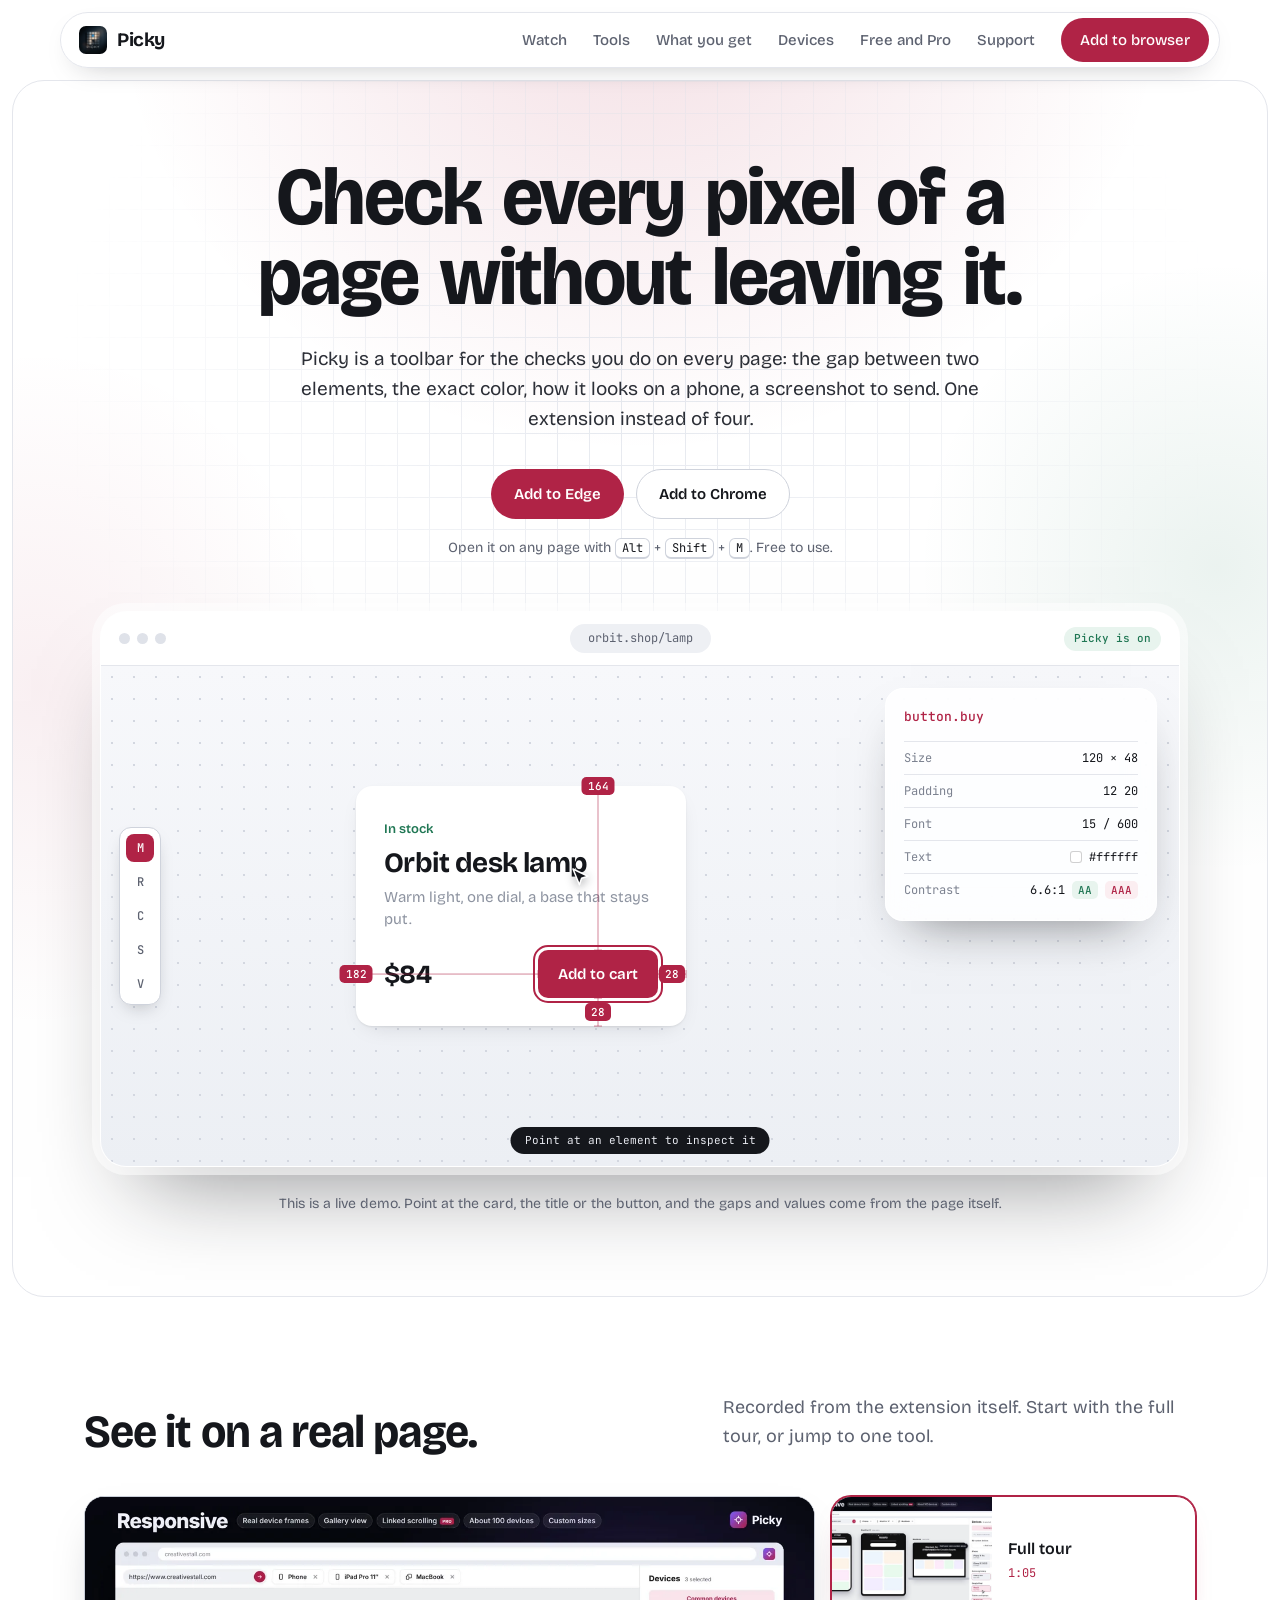
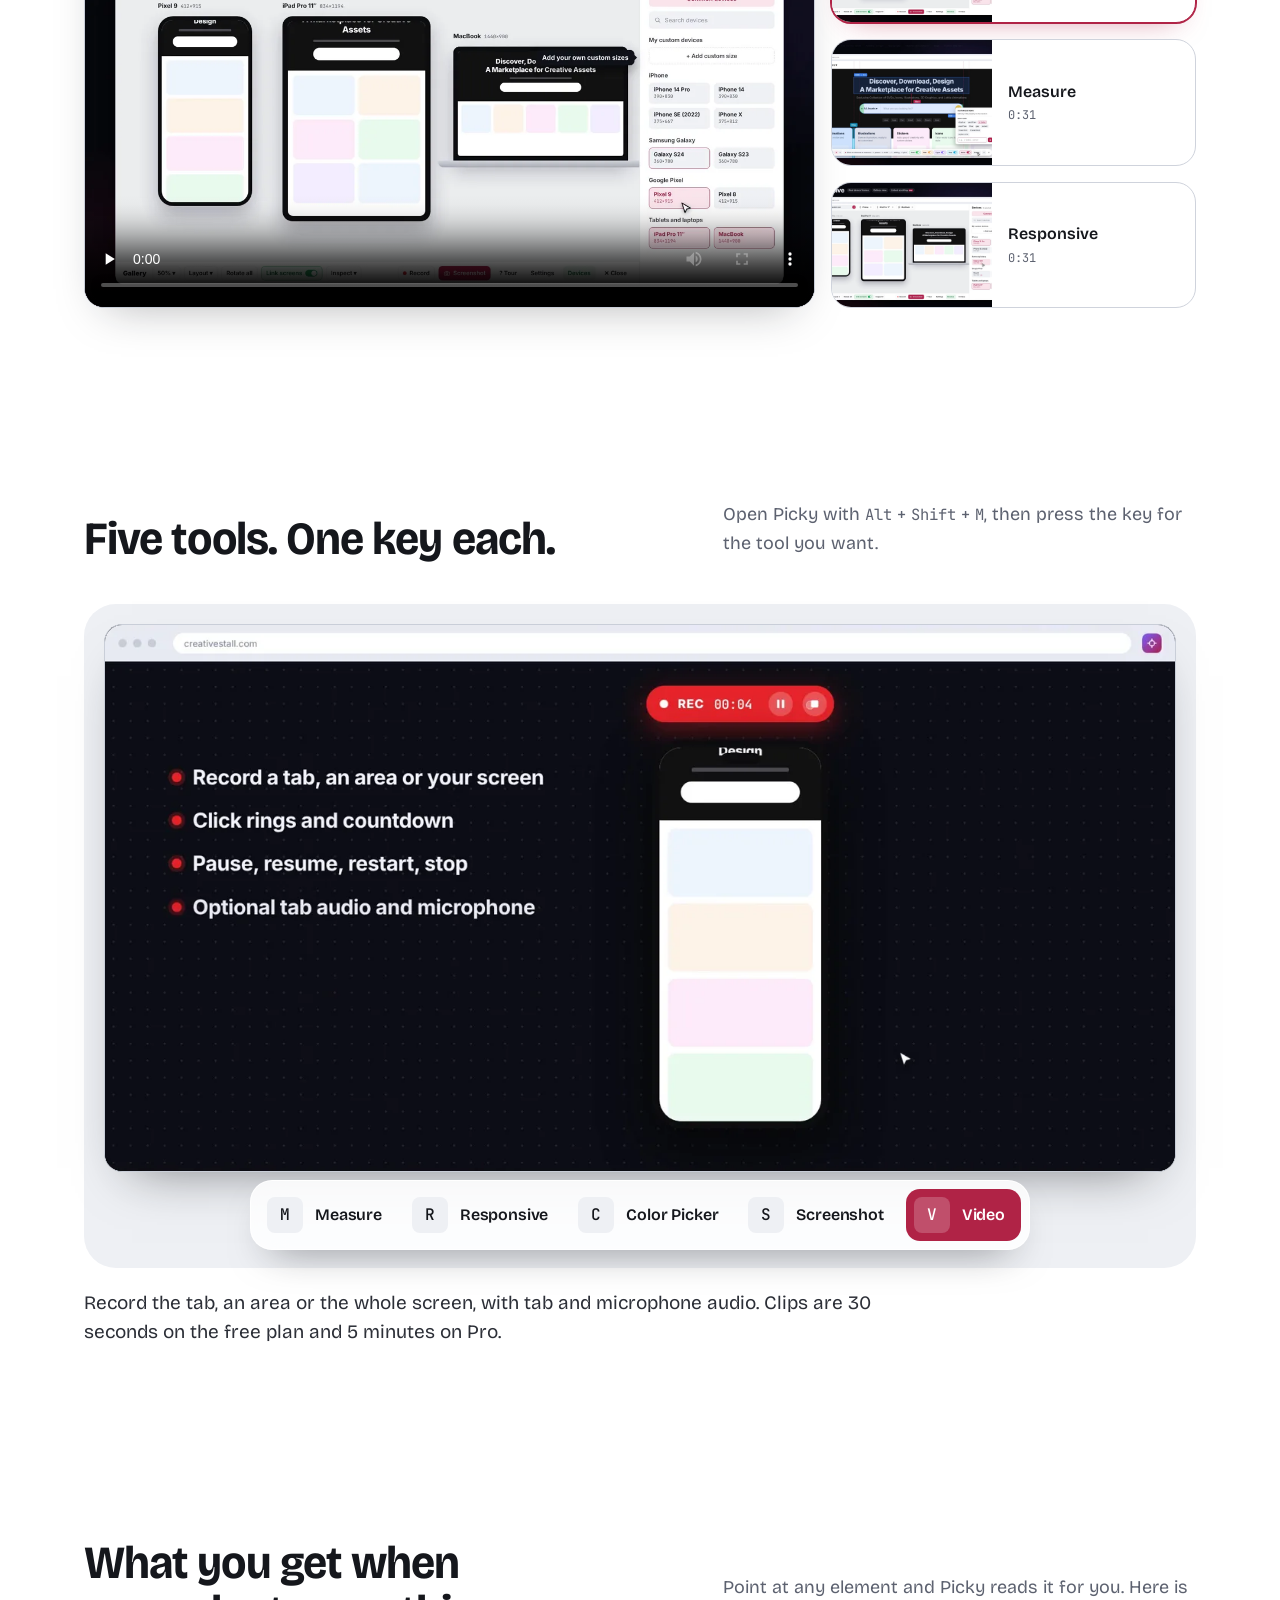
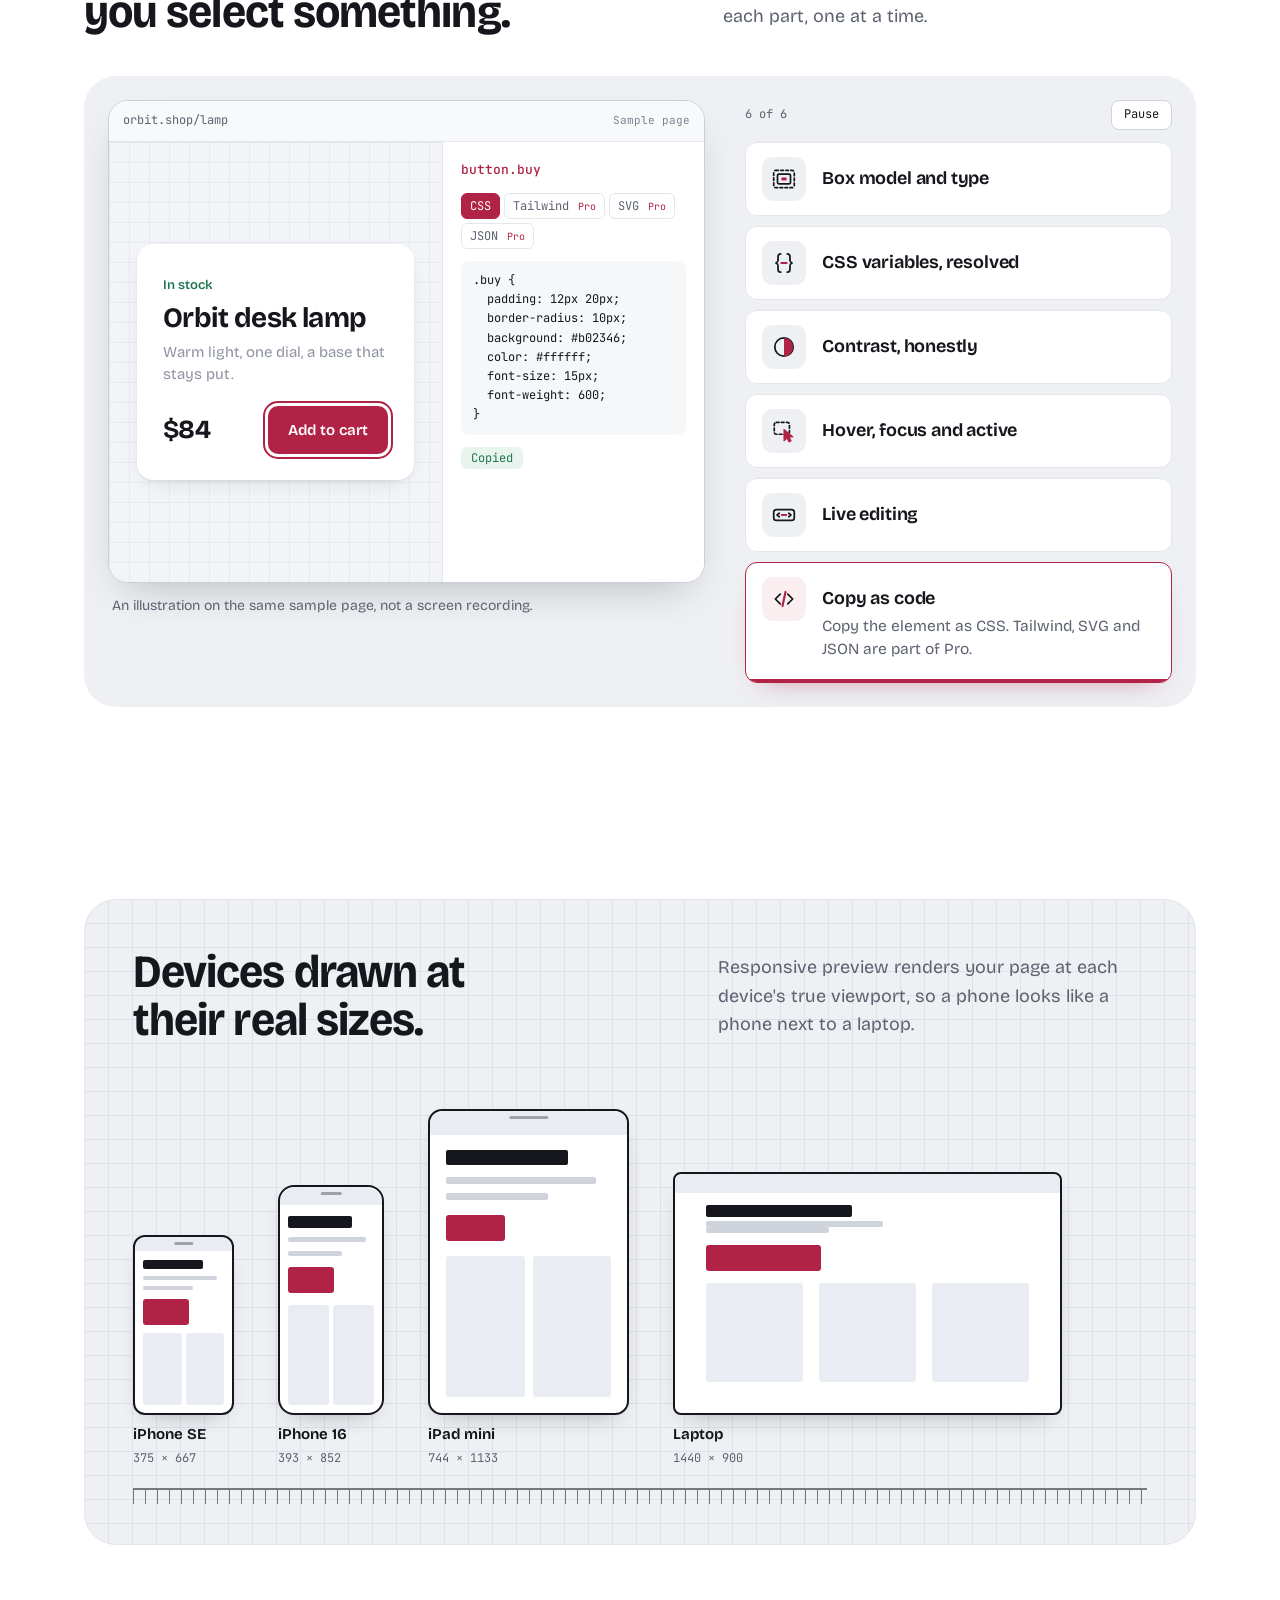
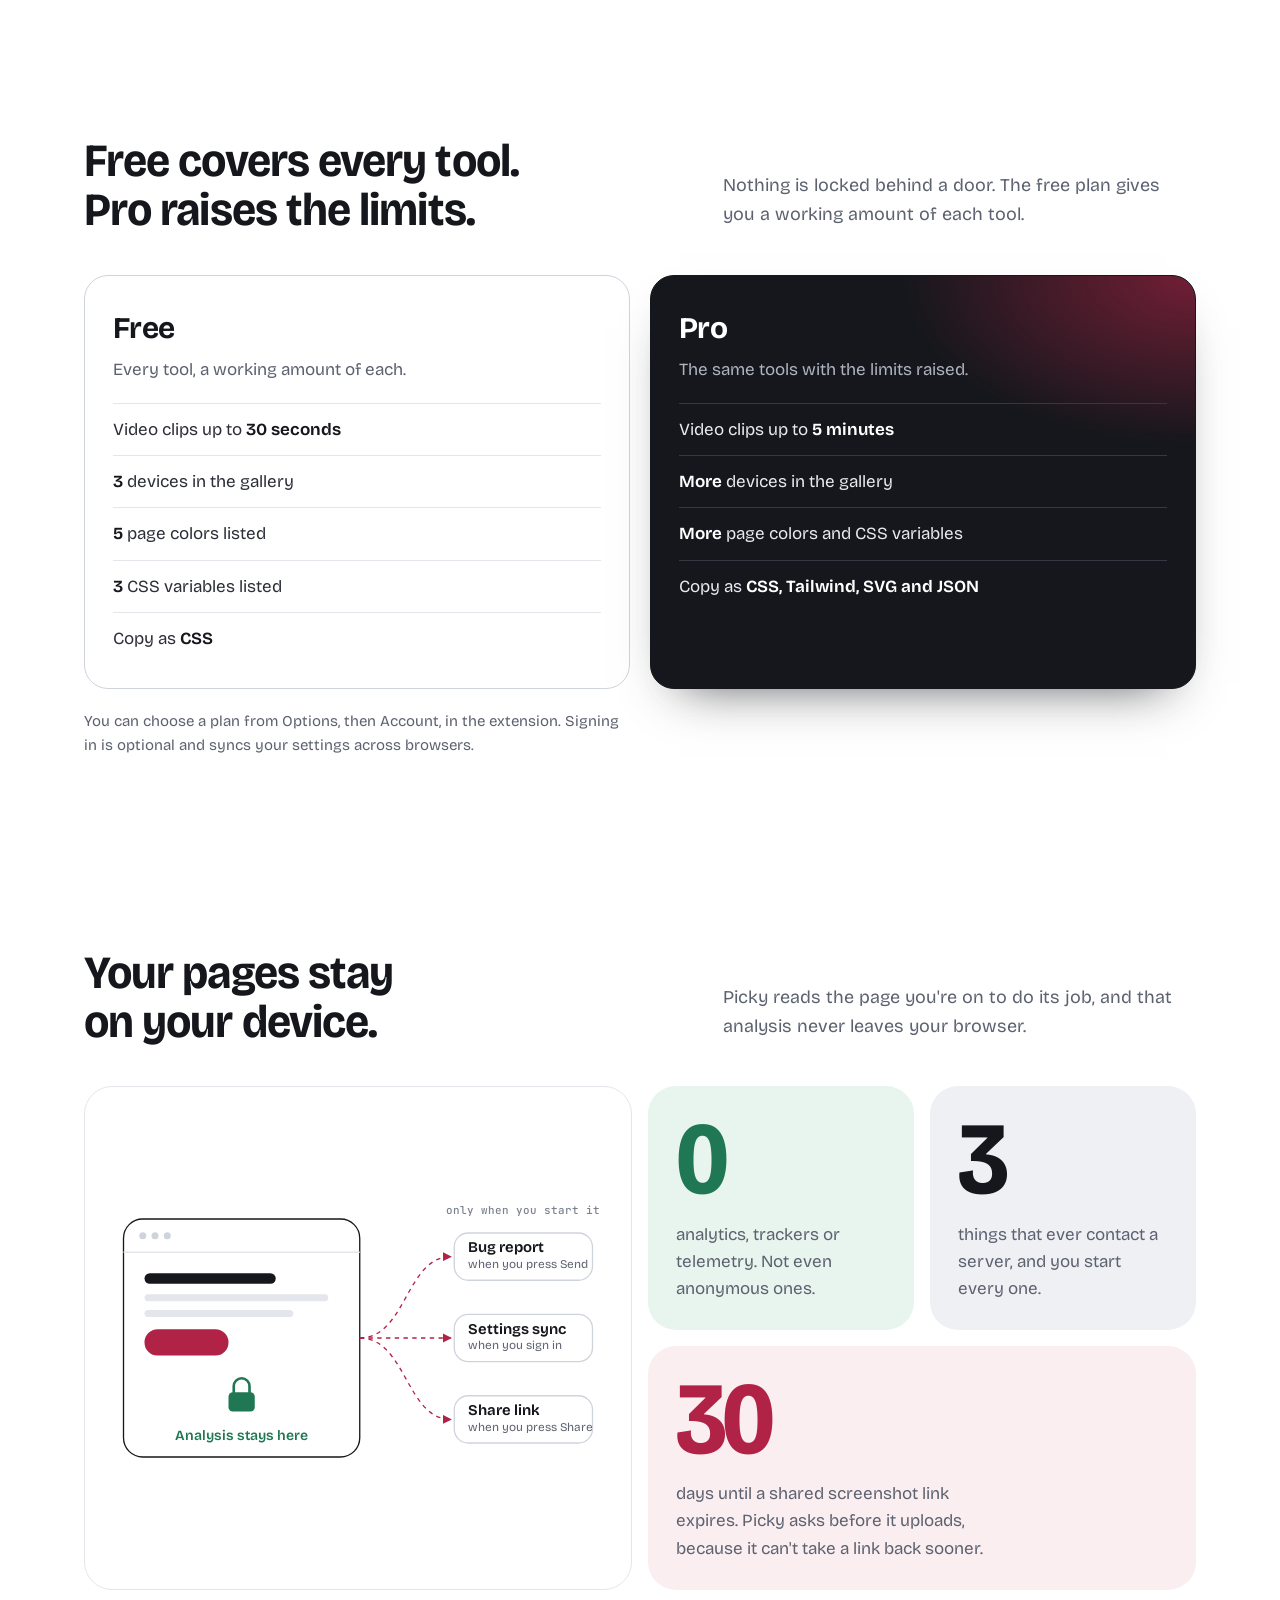
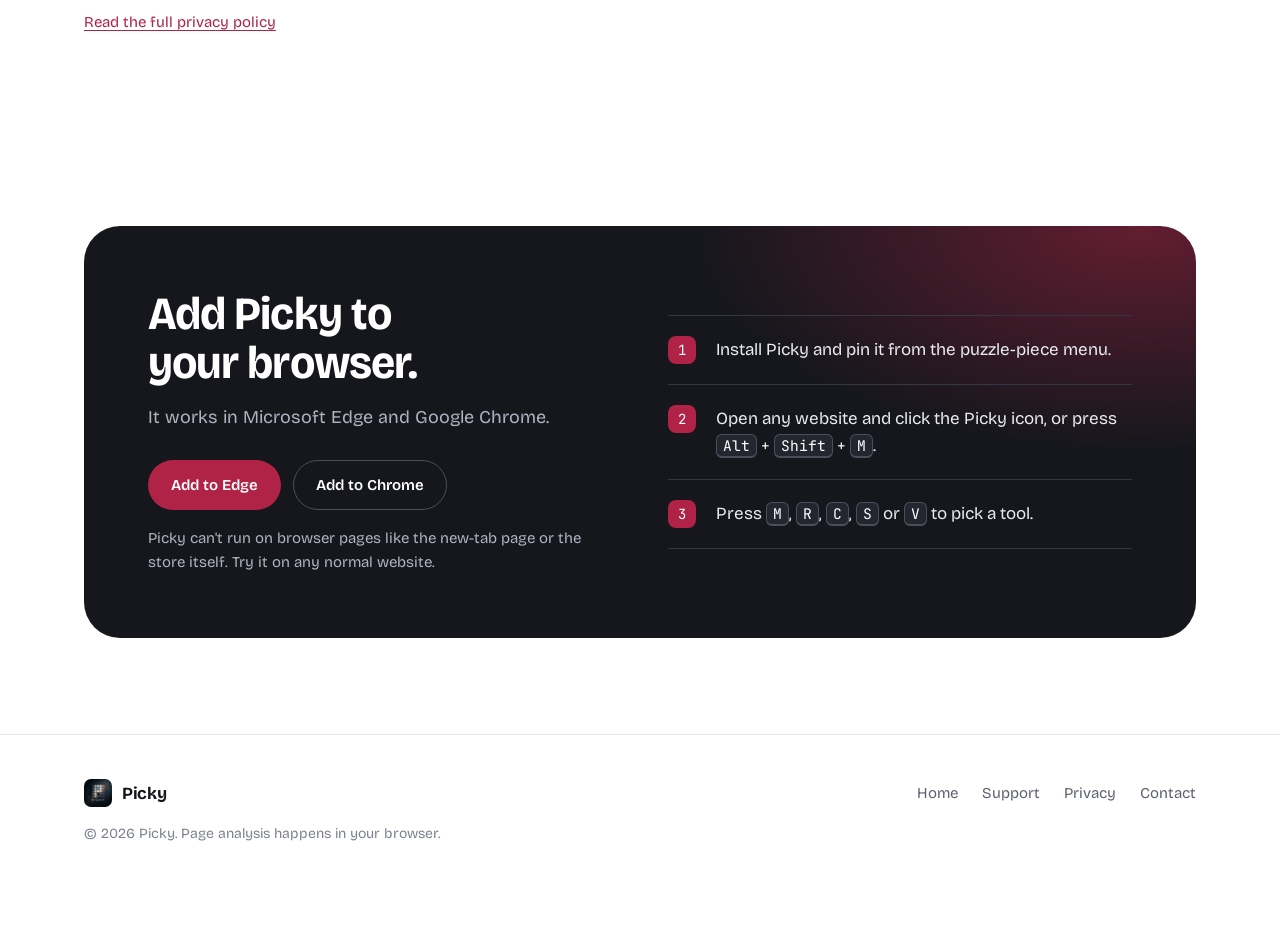
<file: index.html>
<!doctype html>
<html lang="en">
<head>
  <meta charset="UTF-8" />
  <meta name="viewport" content="width=device-width, initial-scale=1.0" />
  <title>Picky — Measure, pick, preview and capture any web page</title>
  <meta name="description" content="Picky is a browser extension for Edge and Chrome. Measure spacing, pick colors, preview your page on about 100 devices, and capture screenshots and video, without leaving the page." />
  <link rel="icon" type="image/png" href="assets/icon-32.png" />
  <link rel="preconnect" href="https://fonts.googleapis.com" />
  <link rel="preconnect" href="https://fonts.gstatic.com" crossorigin />
  <link rel="stylesheet" href="https://fonts.googleapis.com/css2?family=Bricolage+Grotesque:opsz,wdth,wght@12..96,75..100,300..800&family=JetBrains+Mono:wght@400;500&display=swap" />
  <link rel="stylesheet" href="styles.css" />
  <meta property="og:title" content="Picky — Measure, pick, preview and capture any web page" />
  <meta property="og:description" content="One toolbar for the checks you do on every page: spacing, color, devices, screenshots and video." />
  <meta property="og:type" content="website" />
</head>
<body>
  <header class="site-header">
    <div class="wrap">
      <a class="brand" href="index.html"><img src="assets/icon-128.png" alt="" width="28" height="28" />Picky</a>
      <nav class="nav" aria-label="Main">
        <a href="#watch" class="hide-sm">Watch</a>
        <a href="#tools" class="hide-sm">Tools</a>
        <a href="#features" class="hide-sm">What you get</a>
        <a href="#devices" class="hide-sm">Devices</a>
        <a href="#plans" class="hide-sm">Free and Pro</a>
        <a href="support.html">Support</a>
        <a class="btn btn-primary" href="#install">Add to browser</a>
      </nav>
    </div>
  </header>

  <main>
    <section class="hero">
      <div class="wrap">
        <div class="hero-copy">
          <!-- start -->
          <h1>Check every pixel of a page without leaving it.</h1>
          <p class="lede">Picky is a toolbar for the checks you do on every page: the gap between two elements, the exact color, how it looks on a phone, a screenshot to send. One extension instead of four.</p>
          <div class="hero-actions">
            <a class="btn btn-primary" href="#install" data-store="edge">Add to Edge</a>
            <a class="btn btn-quiet" href="#install" data-store="chrome">Add to Chrome</a>
          </div>
          <p class="hero-note">Open it on any page with <kbd>Alt</kbd> + <kbd>Shift</kbd> + <kbd>M</kbd>. Free to use.</p>
        </div>

        <div class="stage">
          <div class="frame">
            <div class="frame-bar">
              <span class="dots" aria-hidden="true"><i></i><i></i><i></i></span>
              <span class="frame-url">orbit.shop/lamp</span>
              <span class="frame-tag">Picky is on</span>
            </div>
            <div class="frame-body">
              <div class="demo-page" data-stage aria-label="Interactive demo. Point at the product card to inspect it.">
                <div class="lamp" data-inspect data-card tabindex="0">
                  <span class="stock" data-inspect tabindex="0">In stock</span>
                  <h2 data-inspect tabindex="0">Orbit desk lamp</h2>
                  <p class="blurb" data-inspect tabindex="0">Warm light, one dial, a base that stays put.</p>
                  <div class="row">
                    <span class="price" data-inspect tabindex="0">$84</span>
                    <button class="buy" type="button" data-inspect>Add to cart</button>
                  </div>
                </div>
                <svg class="guides" data-guides aria-hidden="true"></svg>
                <div class="tb" aria-hidden="true"><span class="on">M</span><span>R</span><span>C</span><span>S</span><span>V</span></div>
                <svg class="ghost" data-ghost width="22" height="22" viewBox="0 0 22 22" aria-hidden="true"><path d="M3 2l15 7.2-6.4 2 -2.2 6.6z" fill="#15171c" stroke="#fff" stroke-width="1.5" stroke-linejoin="round"/></svg>
                <div class="hint-pill" aria-hidden="true">Point at an element to inspect it</div>
              </div>
              <div class="readout" data-readout aria-live="off">
                <p class="el" data-out="el">button</p>
                <dl>
                  <div class="r"><dt>Size</dt><dd data-out="size"></dd></div>
                  <div class="r"><dt>Padding</dt><dd data-out="pad"></dd></div>
                  <div class="r"><dt>Font</dt><dd data-out="font"></dd></div>
                  <div class="r"><dt>Text</dt><dd data-out="color"></dd></div>
                  <div class="r"><dt>Contrast</dt><dd data-out="contrast"></dd></div>
                </dl>
              </div>
            </div>
          </div>
          <p class="demo-hint">This is a live demo. Point at the card, the title or the button, and the gaps and values come from the page itself.</p>
        </div>
      </div>
    </section>

    <section class="band" id="watch">
      <div class="wrap">
        <div class="band-head">
          <h2>See it on a real page.</h2>
          <p class="lead">Recorded from the extension itself. Start with the full tour, or jump to one tool.</p>
        </div>
        <div class="watch">
        <div class="player">
          <video controls preload="none" playsinline poster="assets/video/tour-poster.webp" data-player>
            <source src="assets/video/picky-tour.mp4" type="video/mp4" />
            Your browser can't play this video. <a href="assets/video/picky-tour.mp4">Download it instead</a>.
          </video>
        </div>
        <div class="cuts" role="group" aria-label="Choose a video">
          <button type="button" class="cut" aria-pressed="true" data-src="assets/video/picky-tour.mp4" data-poster="assets/video/tour-poster.webp"><img src="assets/video/tour-poster.webp" alt="" width="320" height="180" loading="lazy" /><span class="cut-t"><b>Full tour</b><span>1:05</span></span></button>
          <button type="button" class="cut" aria-pressed="false" data-src="assets/video/picky-measure.mp4" data-poster="assets/video/measure-poster.webp"><img src="assets/video/measure-poster.webp" alt="" width="320" height="180" loading="lazy" /><span class="cut-t"><b>Measure</b><span>0:31</span></span></button>
          <button type="button" class="cut" aria-pressed="false" data-src="assets/video/picky-responsive.mp4" data-poster="assets/video/responsive-poster.webp"><img src="assets/video/responsive-poster.webp" alt="" width="320" height="180" loading="lazy" /><span class="cut-t"><b>Responsive</b><span>0:31</span></span></button>
        </div>
        </div>
      </div>
    </section>

    <section class="band" id="tools">
      <div class="wrap">
        <div class="band-head">
          <h2>Five tools. One key each.</h2>
          <p class="lead">Open Picky with <kbd>Alt</kbd> + <kbd>Shift</kbd> + <kbd>M</kbd>, then press the key for the tool you want.</p>
        </div>
        <div class="stagebox">
        <div class="shots" data-shots>
          <img data-shot="measure" class="on" src="assets/shots/measure.webp" width="1400" height="716" alt="Measure: gaps in pixels drawn between elements on a page, with a panel for custom CSS." />
          <img data-shot="responsive" src="assets/shots/responsive.webp" width="1400" height="716" alt="Responsive: a phone, a tablet and a laptop showing the same page side by side, with the device list on the right." />
          <img data-shot="color" src="assets/shots/color.webp" width="1400" height="716" alt="Color Picker: a color panel open on a page, with a harmony palette and swatches." />
          <img data-shot="screenshot" src="assets/shots/screenshot.webp" width="1400" height="716" alt="Screenshot: a full-page capture, with the capture saved to the tray." />
          <img data-shot="video" src="assets/shots/video.webp" width="1400" height="716" alt="Video: a recording bar with a running clock above a phone preview." />
        </div>
        <div class="keycaps" data-tools role="group" aria-label="Tools">
          <button type="button" class="keycap" aria-pressed="true" data-tool="measure" data-desc="Click two elements to get the exact pixel gap between them, drawn with scale marks. Point at one to read its size, typography and box model, and change values live to try an idea."><kbd>M</kbd><b>Measure</b></button>
          <button type="button" class="keycap" aria-pressed="false" data-tool="responsive" data-desc="See your page on about 100 phones, tablets, laptops and desktops, in realistic frames at their real viewport sizes. Add your own sizes. Record a clip of the preview."><kbd>R</kbd><b>Responsive</b></button>
          <button type="button" class="keycap" aria-pressed="false" data-tool="color" data-desc="Pick any color on the page and copy it as HEX, RGB or HSL. See the page's palette, and check text against its background for WCAG AA and AAA."><kbd>C</kbd><b>Color Picker</b></button>
          <button type="button" class="keycap" aria-pressed="false" data-tool="screenshot" data-desc="Capture, annotate and crop in the built-in editor. Copy the image, or share a link that anyone can open and that expires after 30 days."><kbd>S</kbd><b>Screenshot</b></button>
          <button type="button" class="keycap" aria-pressed="false" data-tool="video" data-desc="Record the tab, an area or the whole screen, with tab and microphone audio. Clips are 30 seconds on the free plan and 5 minutes on Pro."><kbd>V</kbd><b>Video</b></button>
        </div>
        </div>
        <p class="keycap-desc" data-tool-desc>Click two elements to get the exact pixel gap between them, drawn with scale marks. Point at one to read its size, typography and box model, and change values live to try an idea.</p>
      </div>
    </section>

    <section class="band" id="features">
      <div class="wrap">
        <div class="band-head">
          <h2>What you get when you select something.</h2>
          <p class="lead">Point at any element and Picky reads it for you. Here is each part, one at a time.</p>
        </div>
        <div class="feat" data-features>
          <div class="feat-stage">
            <div class="frame" data-stage2 data-step="box">
              <div class="frame-bar"><span class="frame-url">orbit.shop/lamp</span><span class="frame-tag">Sample page</span></div>
              <div class="d2-body">
                <div class="d2-page">
                  <div class="s-card">
                    <span class="s-stock">In stock</span>
                    <h3 class="s-title">Orbit desk lamp</h3>
                    <p class="s-blurb">Warm light, one dial, a base that stays put.</p>
                    <div class="s-row"><span class="s-price">$84</span><button class="s-buy" type="button" tabindex="-1">Add to cart</button></div>
                  </div>
                </div>
                <div class="readout d2-panel">
                  <div data-pane="box">
                    <p class="el">button.buy</p>
                    <dl>
                      <div class="r" style="--i:0"><dt>Size</dt><dd>120 × 48</dd></div>
                      <div class="r" style="--i:1"><dt>Padding</dt><dd><i class="swatch" style="background:rgba(32,119,84,.55)"></i>12 20</dd></div>
                      <div class="r" style="--i:2"><dt>Content</dt><dd><i class="swatch" style="background:rgba(60,110,220,.55)"></i>80 × 24</dd></div>
                      <div class="r" style="--i:3"><dt>Font</dt><dd>15 / 600</dd></div>
                      <div class="r" style="--i:4"><dt>Line height</dt><dd>24</dd></div>
                    </dl>
                  </div>
                  <div data-pane="vars" hidden>
                    <p class="el">button.buy</p>
                    <dl>
                      <div class="r v" style="--i:0"><dt>background</dt><dd><span class="tok">var(--brand)</span><span class="to"><i class="swatch" style="background:#b02346"></i>#b02346</span></dd></div>
                      <div class="r v" style="--i:1"><dt>color</dt><dd><span class="tok">var(--on-brand)</span><span class="to"><i class="swatch" style="background:#fff"></i>#ffffff</span></dd></div>
                      <div class="r v" style="--i:2"><dt>radius</dt><dd><span class="tok">var(--radius-md)</span><span class="to">10px</span></dd></div>
                    </dl>
                    <p class="note" style="--i:3">Defined in <b>tokens.css</b>, line 12</p>
                  </div>
                  <div data-pane="contrast" hidden>
                    <p class="el">p.blurb</p>
                    <dl>
                      <div class="r" style="--i:0"><dt>Title</dt><dd data-ratio="title"></dd></div>
                      <div class="r" style="--i:1"><dt>Button</dt><dd data-ratio="buy"></dd></div>
                      <div class="r" style="--i:2"><dt>Blurb</dt><dd data-ratio="blurb"></dd></div>
                    </dl>
                    <p class="note" style="--i:3">The blurb fails AA at 15px. Darken it to pass.</p>
                  </div>
                  <div data-pane="states" hidden>
                    <p class="el">button.buy</p>
                    <div class="tabs"><span class="t1">:hover</span><span class="t2">:focus</span><span class="t3">:active</span></div>
                    <div class="diffs">
                      <dl class="diff d1"><div class="r"><dt>background</dt><dd><s>#b02346</s> #8f1c39</dd></div></dl>
                      <dl class="diff d2"><div class="r"><dt>box-shadow</dt><dd><s>none</s> 0 0 0 5px</dd></div></dl>
                      <dl class="diff d3"><div class="r"><dt>transform</dt><dd><s>none</s> scale(.97)</dd></div><div class="r"><dt>background</dt><dd><s>#b02346</s> #8f1c39</dd></div></dl>
                    </div>
                    <p class="note">Each state is previewed on the live page.</p>
                  </div>
                  <div data-pane="edit" hidden>
                    <p class="el">button.buy</p>
                    <dl>
                      <div class="r"><dt>Padding Y</dt><dd><span class="scrub"><i>‹</i><b>12</b><i>›</i></span></dd></div>
                      <div class="r"><dt>Padding X</dt><dd><span class="scrub on"><i>‹</i><b data-px>20</b><i>›</i></span></dd></div>
                      <div class="r"><dt>Size</dt><dd data-size>120 × 48</dd></div>
                    </dl>
                    <p class="note">The button changes as the number moves. Reload the page and it is back to normal.</p>
                  </div>
                  <div data-pane="code" hidden>
                    <p class="el">button.buy</p>
                    <div class="tabs"><span class="on">CSS</span><span>Tailwind <u>Pro</u></span><span>SVG <u>Pro</u></span><span>JSON <u>Pro</u></span></div>
                    <pre class="code"><span style="--i:0">.buy {</span><span style="--i:1">  padding: 12px 20px;</span><span style="--i:2">  border-radius: 10px;</span><span style="--i:3">  background: #b02346;</span><span style="--i:4">  color: #ffffff;</span><span style="--i:5">  font-size: 15px;</span><span style="--i:6">  font-weight: 600;</span><span style="--i:7">}</span></pre>
                    <p class="copied">Copied</p>
                  </div>
                </div>
              </div>
            </div>
            <p class="demo-hint">An illustration on the same sample page, not a screen recording.</p>
          </div>
          <div>
            <div class="picks-head"><span data-count>1 of 6</span><button type="button" class="pause" data-pause aria-pressed="false">Pause</button></div>
            <ul class="picks">
            <li><button type="button" class="pick" aria-pressed="false" data-pick="box" style="--dur:5s">
              <span class="ico"><svg width="24" height="24" viewBox="0 0 24 24" fill="none" stroke="currentColor" stroke-width="1.6" stroke-linecap="round" stroke-linejoin="round" aria-hidden="true"><rect x="2.5" y="4" width="19" height="16" rx="2" stroke-dasharray="2.4 2.2"/><rect x="6" y="7.5" width="12" height="9" rx="1.2"/><rect x="9.6" y="10.6" width="4.8" height="2.8" rx="0.6" fill="var(--crimson)" stroke="none"/></svg></span>
              <span class="txt"><b>Box model and type</b><span class="more"><span>Margin, padding, border and radius, plus font, size, weight and line height, grouped so you can scan them.</span></span></span>
              <i class="bar" aria-hidden="true"></i>
            </button></li>
            <li><button type="button" class="pick" aria-pressed="false" data-pick="vars" style="--dur:5s">
              <span class="ico"><svg width="24" height="24" viewBox="0 0 24 24" fill="none" stroke="currentColor" stroke-width="1.6" stroke-linecap="round" stroke-linejoin="round" aria-hidden="true"><path d="M9 3.5C7 3.5 6.5 4.5 6.5 6V9.5C6.5 10.8 5.8 11.6 4.5 12C5.8 12.4 6.5 13.2 6.5 14.5V18C6.5 19.5 7 20.5 9 20.5"/><path d="M15 3.5C17 3.5 17.5 4.5 17.5 6V9.5C17.5 10.8 18.2 11.6 19.5 12C18.2 12.4 17.5 13.2 17.5 14.5V18C17.5 19.5 17 20.5 15 20.5"/><path d="M9.6 12h2M12.4 12h2" stroke="var(--crimson)" stroke-width="2"/></svg></span>
              <span class="txt"><b>CSS variables, resolved</b><span class="more"><span>Every <code>var(--token)</code> shown as its real value, with the stylesheet it came from.</span></span></span>
              <i class="bar" aria-hidden="true"></i>
            </button></li>
            <li><button type="button" class="pick" aria-pressed="false" data-pick="contrast" style="--dur:5.5s">
              <span class="ico"><svg width="24" height="24" viewBox="0 0 24 24" fill="none" stroke="currentColor" stroke-width="1.6" stroke-linecap="round" stroke-linejoin="round" aria-hidden="true"><circle cx="12" cy="12" r="8.5"/><path d="M12 3.5a8.5 8.5 0 0 1 0 17z" fill="var(--crimson)" stroke="none"/></svg></span>
              <span class="txt"><b>Contrast, honestly</b><span class="more"><span>AA and AAA pass or fail against the effective background. Over a gradient, Picky says so instead of guessing.</span></span></span>
              <i class="bar" aria-hidden="true"></i>
            </button></li>
            <li><button type="button" class="pick" aria-pressed="false" data-pick="states" style="--dur:6.5s">
              <span class="ico"><svg width="24" height="24" viewBox="0 0 24 24" fill="none" stroke="currentColor" stroke-width="1.6" stroke-linecap="round" stroke-linejoin="round" aria-hidden="true"><rect x="3" y="4" width="14" height="11" rx="2" stroke-dasharray="2.4 2.2"/><path d="M12 10.5V21l2.7-2.5 2 3.6 1.9-1-2-3.5 3.6-.2z" fill="var(--crimson)" stroke="var(--crimson)" stroke-width="1"/></svg></span>
              <span class="txt"><b>Hover, focus and active</b><span class="more"><span>Preview a state on the live page and see what changed. Hover is free.</span></span></span>
              <i class="bar" aria-hidden="true"></i>
            </button></li>
            <li><button type="button" class="pick" aria-pressed="false" data-pick="edit" style="--dur:5.5s">
              <span class="ico"><svg width="24" height="24" viewBox="0 0 24 24" fill="none" stroke="currentColor" stroke-width="1.6" stroke-linecap="round" stroke-linejoin="round" aria-hidden="true"><rect x="2.5" y="7" width="19" height="10" rx="2.5"/><path d="M7.6 10.4 5.6 12l2 1.6M16.4 10.4l2 1.6-2 1.6"/><path d="M10 12h4" stroke="var(--crimson)" stroke-width="2"/></svg></span>
              <span class="txt"><b>Live editing</b><span class="more"><span>Drag a number, type a value or open a color picker. The page updates instantly and goes back to normal on reload.</span></span></span>
              <i class="bar" aria-hidden="true"></i>
            </button></li>
            <li><button type="button" class="pick" aria-pressed="false" data-pick="code" style="--dur:6s">
              <span class="ico"><svg width="24" height="24" viewBox="0 0 24 24" fill="none" stroke="currentColor" stroke-width="1.6" stroke-linecap="round" stroke-linejoin="round" aria-hidden="true"><path d="M8.5 7.5 4 12l4.5 4.5M15.5 7.5 20 12l-4.5 4.5"/><path d="M13.4 5.5l-2.8 13" stroke="var(--crimson)" stroke-width="2"/></svg></span>
              <span class="txt"><b>Copy as code</b><span class="more"><span>Copy the element as CSS. Tailwind, SVG and JSON are part of Pro.</span></span></span>
              <i class="bar" aria-hidden="true"></i>
            </button></li>
            </ul>
          </div>
        </div>
      </div>
    </section>

    <section class="band bench" id="devices">
      <div class="wrap">
        <div class="bench-panel">
        <div class="band-head">
          <h2>Devices drawn at their real sizes.</h2>
          <p class="lead">Responsive preview renders your page at each device's true viewport, so a phone looks like a phone next to a laptop.</p>
        </div>
        <div class="scale" role="img" aria-label="Four devices drawn to the same scale: iPhone SE, iPhone 16, iPad mini and a 1440 by 900 laptop.">
          <div class="dev" style="--w:375;--h:667;--r:12"><div class="shape"><div class="wf"><i class="nav"></i><i class="h"></i><i class="l1"></i><i class="l2"></i><i class="btn"></i><i class="cards"><b></b><b></b><b></b></i></div></div><div><b>iPhone SE</b><span>375 × 667</span></div></div>
          <div class="dev" style="--w:393;--h:852;--r:16"><div class="shape"><div class="wf"><i class="nav"></i><i class="h"></i><i class="l1"></i><i class="l2"></i><i class="btn"></i><i class="cards"><b></b><b></b><b></b></i></div></div><div><b>iPhone 16</b><span>393 × 852</span></div></div>
          <div class="dev" style="--w:744;--h:1133;--r:14"><div class="shape"><div class="wf"><i class="nav"></i><i class="h"></i><i class="l1"></i><i class="l2"></i><i class="btn"></i><i class="cards"><b></b><b></b><b></b></i></div></div><div><b>iPad mini</b><span>744 × 1133</span></div></div>
          <div class="dev wide" style="--w:1440;--h:900;--r:8"><div class="shape"><div class="wf"><i class="nav"></i><i class="h"></i><i class="l1"></i><i class="l2"></i><i class="btn"></i><i class="cards"><b></b><b></b><b></b></i></div></div><div><b>Laptop</b><span>1440 × 900</span></div></div>
        </div>
        <div class="ruler" aria-hidden="true"></div>
        </div>
      </div>
    </section>

    <section class="band" id="plans">
      <div class="wrap">
        <div class="band-head">
          <h2>Free covers every tool. Pro raises the limits.</h2>
          <p class="lead">Nothing is locked behind a door. The free plan gives you a working amount of each tool.</p>
        </div>
        <div class="plans2">
          <div class="plan-card">
            <h3>Free</h3>
            <p class="sub">Every tool, a working amount of each.</p>
            <ul>
              <li>Video clips up to <b>30 seconds</b></li>
              <li><b>3</b> devices in the gallery</li>
              <li><b>5</b> page colors listed</li>
              <li><b>3</b> CSS variables listed</li>
              <li>Copy as <b>CSS</b></li>
            </ul>
          </div>
          <div class="plan-card pro">
            <h3>Pro</h3>
            <p class="sub">The same tools with the limits raised.</p>
            <ul>
              <li>Video clips up to <b>5 minutes</b></li>
              <li><b>More</b> devices in the gallery</li>
              <li><b>More</b> page colors and CSS variables</li>
              <li>Copy as <b>CSS, Tailwind, SVG and JSON</b></li>
            </ul>
          </div>
        </div>
        <p class="plan-note">You can choose a plan from Options, then Account, in the extension. Signing in is optional and syncs your settings across browsers.</p>
      </div>
    </section>

    <section class="band" id="privacy">
      <div class="wrap">
        <div class="band-head">
          <h2>Your pages stay on your device.</h2>
          <p class="lead">Picky reads the page you're on to do its job, and that analysis never leaves your browser.</p>
        </div>
        <div class="bento">
          <div class="tile tile-diagram">
            <svg viewBox="0 0 560 320" role="img" aria-label="Diagram. Inside your browser, Picky analyses the page and it stays there. Only if you start it, three things reach a server: a bug report, settings sync, and a share link.">
              <defs><marker id="ah" viewBox="0 0 8 8" refX="7" refY="4" markerWidth="7" markerHeight="7" orient="auto"><path d="M0 0 8 4 0 8z" fill="#b02346"/></marker></defs>
              <rect class="dg-browser" x="12" y="24" width="270" height="272" rx="22"/>
              <path class="dg-line" d="M12 62H282"/>
              <circle class="dg-dot" cx="34" cy="43" r="4"/><circle class="dg-dot" cx="48" cy="43" r="4"/><circle class="dg-dot" cx="62" cy="43" r="4"/>
              <rect class="dg-bar-ink" x="36" y="86" width="150" height="12" rx="6"/>
              <rect class="dg-bar" x="36" y="110" width="210" height="8" rx="4"/>
              <rect class="dg-bar" x="36" y="128" width="170" height="8" rx="4"/>
              <rect class="dg-btn" x="36" y="150" width="96" height="30" rx="15"/>
              <path class="dg-lock-s" d="M138 222v-7a9 9 0 0 1 18 0v7"/>
              <rect class="dg-lock-r" x="132" y="222" width="30" height="22" rx="5"/>
              <text class="dg-t" x="147" y="276" text-anchor="middle">Analysis stays here</text>
              <text class="dg-cap" x="469" y="18" text-anchor="middle">only when you start it</text>
              <path class="dg-path" d="M282 160C335 160 335 67 386 67"/>
              <path class="dg-path" d="M282 160H386"/>
              <path class="dg-path" d="M282 160C335 160 335 253 386 253"/>
              <rect class="dg-node" x="390" y="40" width="158" height="54" rx="16"/>
              <text class="dg-n1" x="406" y="62">Bug report</text><text class="dg-n2" x="406" y="80">when you press Send</text>
              <rect class="dg-node" x="390" y="133" width="158" height="54" rx="16"/>
              <text class="dg-n1" x="406" y="155">Settings sync</text><text class="dg-n2" x="406" y="173">when you sign in</text>
              <rect class="dg-node" x="390" y="226" width="158" height="54" rx="16"/>
              <text class="dg-n1" x="406" y="248">Share link</text><text class="dg-n2" x="406" y="266">when you press Share</text>
            </svg>
          </div>
          <div class="tile green"><span class="num">0</span><p>analytics, trackers or telemetry. Not even anonymous ones.</p></div>
          <div class="tile"><span class="num">3</span><p>things that ever contact a server, and you start every one.</p></div>
          <div class="tile wide rose"><span class="num">30</span><p>days until a shared screenshot link expires. Picky asks before it uploads, because it can't take a link back sooner.</p></div>
        </div>
        <p class="plan-note"><a href="privacy.html">Read the full privacy policy</a></p>
      </div>
    </section>

    <section class="band install" id="install">
      <div class="wrap">
        <div class="install-panel">
        <div>
          <h2>Add Picky to your browser.</h2>
          <p class="lead">It works in Microsoft Edge and Google Chrome.</p>
          <div class="install-actions">
            <a class="btn btn-primary" href="#install" data-store="edge">Add to Edge</a>
            <a class="btn btn-quiet" href="#install" data-store="chrome">Add to Chrome</a>
          </div>
          <p class="install-note">Picky can't run on browser pages like the new-tab page or the store itself. Try it on any normal website.</p>
        </div>
        <ol class="install-steps">
          <li><span>Install Picky and pin it from the puzzle-piece menu.</span></li>
          <li><span>Open any website and click the Picky icon, or press <kbd>Alt</kbd> + <kbd>Shift</kbd> + <kbd>M</kbd>.</span></li>
          <li><span>Press <kbd>M</kbd>, <kbd>R</kbd>, <kbd>C</kbd>, <kbd>S</kbd> or <kbd>V</kbd> to pick a tool.</span></li>
        </ol>
        </div>
      </div>
    </section>
  </main>

  <footer class="site-footer">
    <div class="wrap">
      <a class="brand" href="index.html"><img src="assets/icon-128.png" alt="" width="24" height="24" />Picky</a>
      <div class="links">
        <a href="index.html">Home</a>
        <a href="support.html">Support</a>
        <a href="privacy.html">Privacy</a>
        <a href="mailto:mtayyabbaig26@gmail.com">Contact</a>
      </div>
      <p class="copy">© <span id="year">2026</span> Picky. Page analysis happens in your browser.</p>
    </div>
  </footer>

  <script src="script.js"></script>
</body>
</html>
</file>
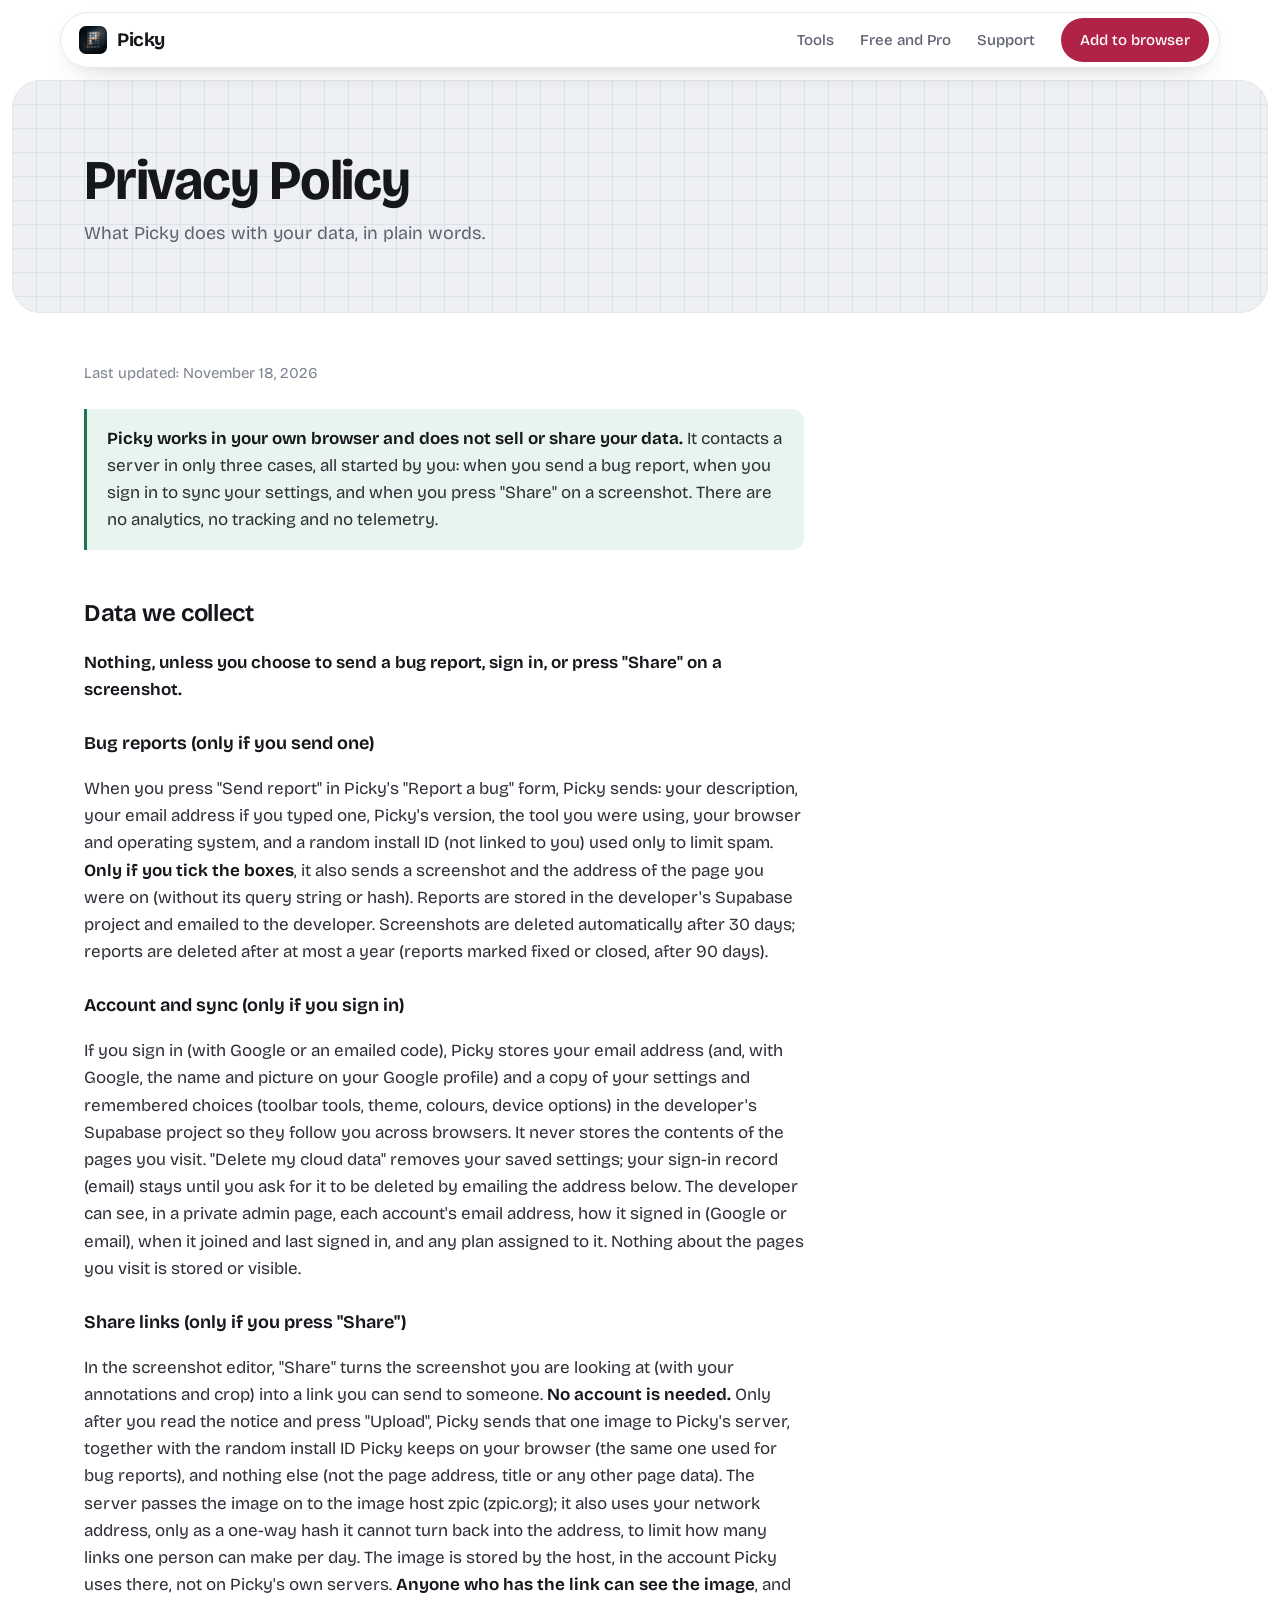
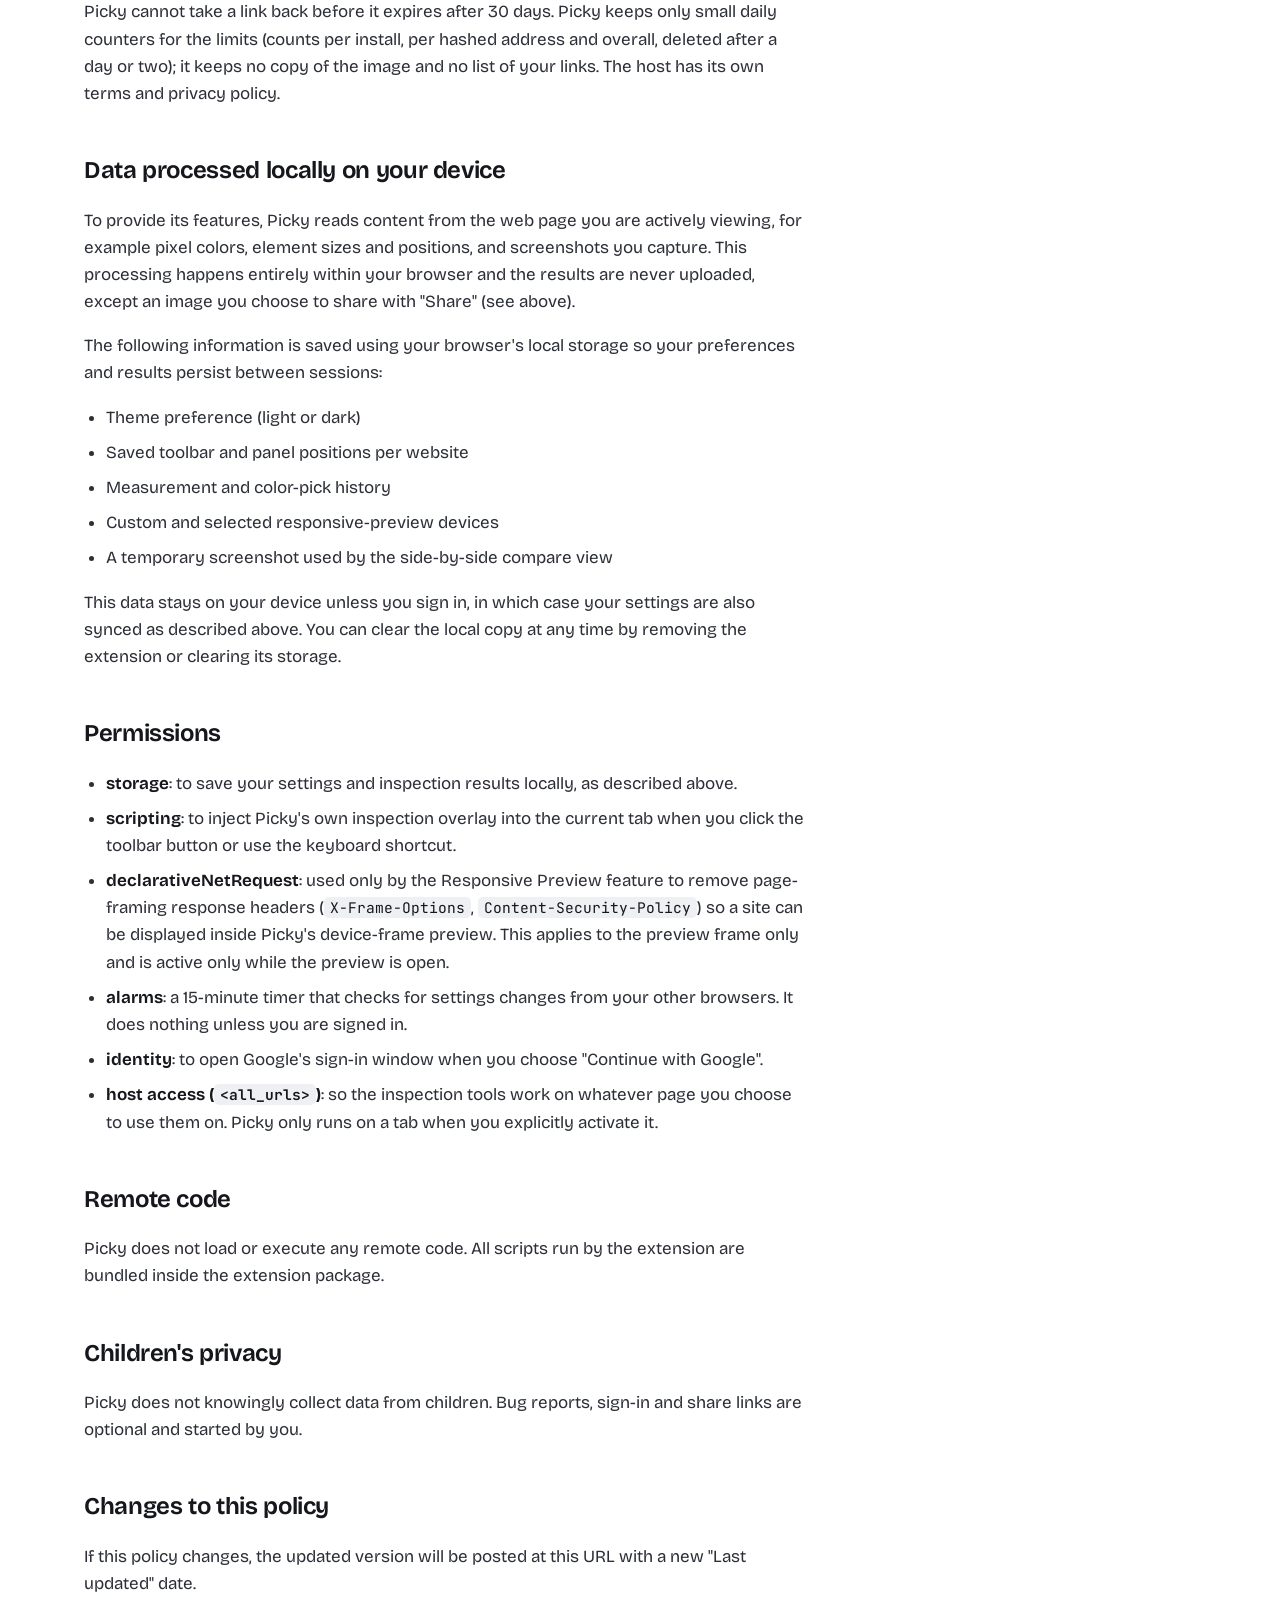
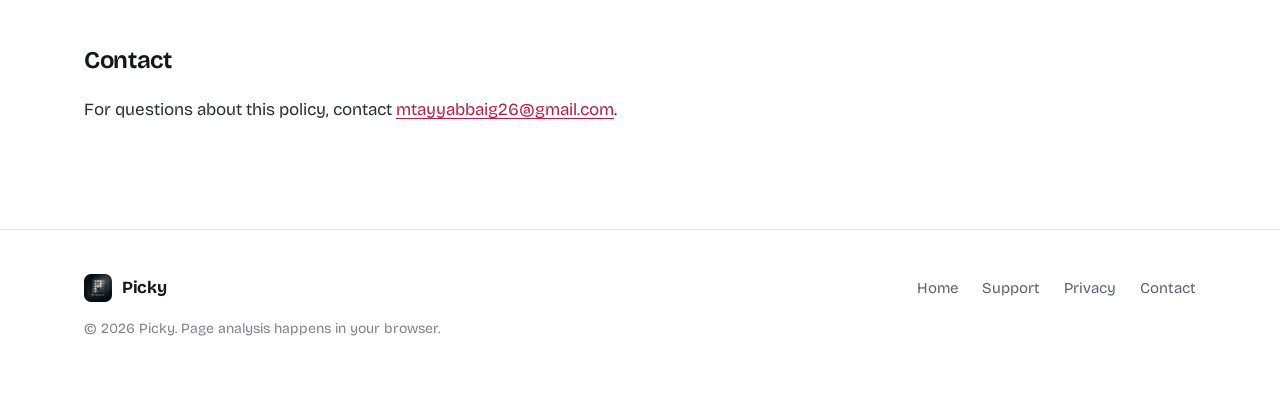
<file: privacy.html>
<!doctype html>
<html lang="en">
<head>
  <meta charset="UTF-8" />
  <meta name="viewport" content="width=device-width, initial-scale=1.0" />
  <title>Privacy Policy — Picky</title>
  <meta name="description" content="Picky's privacy policy: what the extension does with your data, when it contacts a server, and why each permission is needed." />
  <link rel="icon" type="image/png" href="assets/icon-32.png" />
  <link rel="preconnect" href="https://fonts.googleapis.com" />
  <link rel="preconnect" href="https://fonts.gstatic.com" crossorigin />
  <link rel="stylesheet" href="https://fonts.googleapis.com/css2?family=Bricolage+Grotesque:opsz,wdth,wght@12..96,75..100,300..800&family=JetBrains+Mono:wght@400;500&display=swap" />
  <link rel="stylesheet" href="styles.css" />
</head>
<body>
  <header class="site-header">
    <div class="wrap">
      <a class="brand" href="index.html"><img src="assets/icon-128.png" alt="" width="28" height="28" />Picky</a>
      <nav class="nav" aria-label="Main">
        <a href="index.html#tools" class="hide-sm">Tools</a>
        <a href="index.html#plans" class="hide-sm">Free and Pro</a>
        <a href="support.html">Support</a>
        <a class="btn btn-primary" href="index.html#install">Add to browser</a>
      </nav>
    </div>
  </header>

  <main>
    <section class="page-head">
      <div class="wrap">
        <h1>Privacy Policy</h1>
        <p>What Picky does with your data, in plain words.</p>
      </div>
    </section>

    <div class="wrap">
      <div class="article">
        <p class="updated">Last updated: November 18, 2026</p>

        <div class="callout">
          <p><strong>Picky works in your own browser and does not sell or share your data.</strong> It contacts a server in only three cases, all started by you: when you send a bug report, when you sign in to sync your settings, and when you press "Share" on a screenshot. There are no analytics, no tracking and no telemetry.</p>
        </div>

        <h2>Data we collect</h2>
        <p><strong>Nothing, unless you choose to send a bug report, sign in, or press "Share" on a screenshot.</strong></p>

        <h3>Bug reports (only if you send one)</h3>
        <p>When you press "Send report" in Picky's "Report a bug" form, Picky sends: your description, your email address if you typed one, Picky's version, the tool you were using, your browser and operating system, and a random install ID (not linked to you) used only to limit spam. <strong>Only if you tick the boxes</strong>, it also sends a screenshot and the address of the page you were on (without its query string or hash). Reports are stored in the developer's Supabase project and emailed to the developer. Screenshots are deleted automatically after 30 days; reports are deleted after at most a year (reports marked fixed or closed, after 90 days).</p>

        <h3>Account and sync (only if you sign in)</h3>
        <p>If you sign in (with Google or an emailed code), Picky stores your email address (and, with Google, the name and picture on your Google profile) and a copy of your settings and remembered choices (toolbar tools, theme, colours, device options) in the developer's Supabase project so they follow you across browsers. It never stores the contents of the pages you visit. "Delete my cloud data" removes your saved settings; your sign-in record (email) stays until you ask for it to be deleted by emailing the address below. The developer can see, in a private admin page, each account's email address, how it signed in (Google or email), when it joined and last signed in, and any plan assigned to it. Nothing about the pages you visit is stored or visible.</p>

        <h3>Share links (only if you press "Share")</h3>
        <p>In the screenshot editor, "Share" turns the screenshot you are looking at (with your annotations and crop) into a link you can send to someone. <strong>No account is needed.</strong> Only after you read the notice and press "Upload", Picky sends that one image to Picky's server, together with the random install ID Picky keeps on your browser (the same one used for bug reports), and nothing else (not the page address, title or any other page data). The server passes the image on to the image host zpic (zpic.org); it also uses your network address, only as a one-way hash it cannot turn back into the address, to limit how many links one person can make per day. The image is stored by the host, in the account Picky uses there, not on Picky's own servers. <strong>Anyone who has the link can see the image</strong>, and Picky cannot take a link back before it expires after 30 days. Picky keeps only small daily counters for the limits (counts per install, per hashed address and overall, deleted after a day or two); it keeps no copy of the image and no list of your links. The host has its own terms and privacy policy.</p>

        <h2>Data processed locally on your device</h2>
        <p>To provide its features, Picky reads content from the web page you are actively viewing, for example pixel colors, element sizes and positions, and screenshots you capture. This processing happens entirely within your browser and the results are never uploaded, except an image you choose to share with "Share" (see above).</p>
        <p>The following information is saved using your browser's local storage so your preferences and results persist between sessions:</p>
        <ul>
          <li>Theme preference (light or dark)</li>
          <li>Saved toolbar and panel positions per website</li>
          <li>Measurement and color-pick history</li>
          <li>Custom and selected responsive-preview devices</li>
          <li>A temporary screenshot used by the side-by-side compare view</li>
        </ul>
        <p>This data stays on your device unless you sign in, in which case your settings are also synced as described above. You can clear the local copy at any time by removing the extension or clearing its storage.</p>

        <h2>Permissions</h2>
        <ul>
          <li><strong>storage</strong>: to save your settings and inspection results locally, as described above.</li>
          <li><strong>scripting</strong>: to inject Picky's own inspection overlay into the current tab when you click the toolbar button or use the keyboard shortcut.</li>
          <li><strong>declarativeNetRequest</strong>: used only by the Responsive Preview feature to remove page-framing response headers (<code>X-Frame-Options</code>, <code>Content-Security-Policy</code>) so a site can be displayed inside Picky's device-frame preview. This applies to the preview frame only and is active only while the preview is open.</li>
          <li><strong>alarms</strong>: a 15-minute timer that checks for settings changes from your other browsers. It does nothing unless you are signed in.</li>
          <li><strong>identity</strong>: to open Google's sign-in window when you choose "Continue with Google".</li>
          <li><strong>host access (<code>&lt;all_urls&gt;</code>)</strong>: so the inspection tools work on whatever page you choose to use them on. Picky only runs on a tab when you explicitly activate it.</li>
        </ul>

        <h2>Remote code</h2>
        <p>Picky does not load or execute any remote code. All scripts run by the extension are bundled inside the extension package.</p>

        <h2>Children's privacy</h2>
        <p>Picky does not knowingly collect data from children. Bug reports, sign-in and share links are optional and started by you.</p>

        <h2>Changes to this policy</h2>
        <p>If this policy changes, the updated version will be posted at this URL with a new "Last updated" date.</p>

        <h2>Contact</h2>
        <p>For questions about this policy, contact <a href="mailto:mtayyabbaig26@gmail.com?subject=Picky%20privacy">mtayyabbaig26@gmail.com</a>.</p>
      </div>
    </div>
  </main>

  <footer class="site-footer">
    <div class="wrap">
      <a class="brand" href="index.html"><img src="assets/icon-128.png" alt="" width="24" height="24" />Picky</a>
      <div class="links">
        <a href="index.html">Home</a>
        <a href="support.html">Support</a>
        <a href="privacy.html">Privacy</a>
        <a href="mailto:mtayyabbaig26@gmail.com">Contact</a>
      </div>
      <p class="copy">© <span id="year">2026</span> Picky. Page analysis happens in your browser.</p>
    </div>
  </footer>

  <script src="script.js"></script>
</body>
</html>
</file>
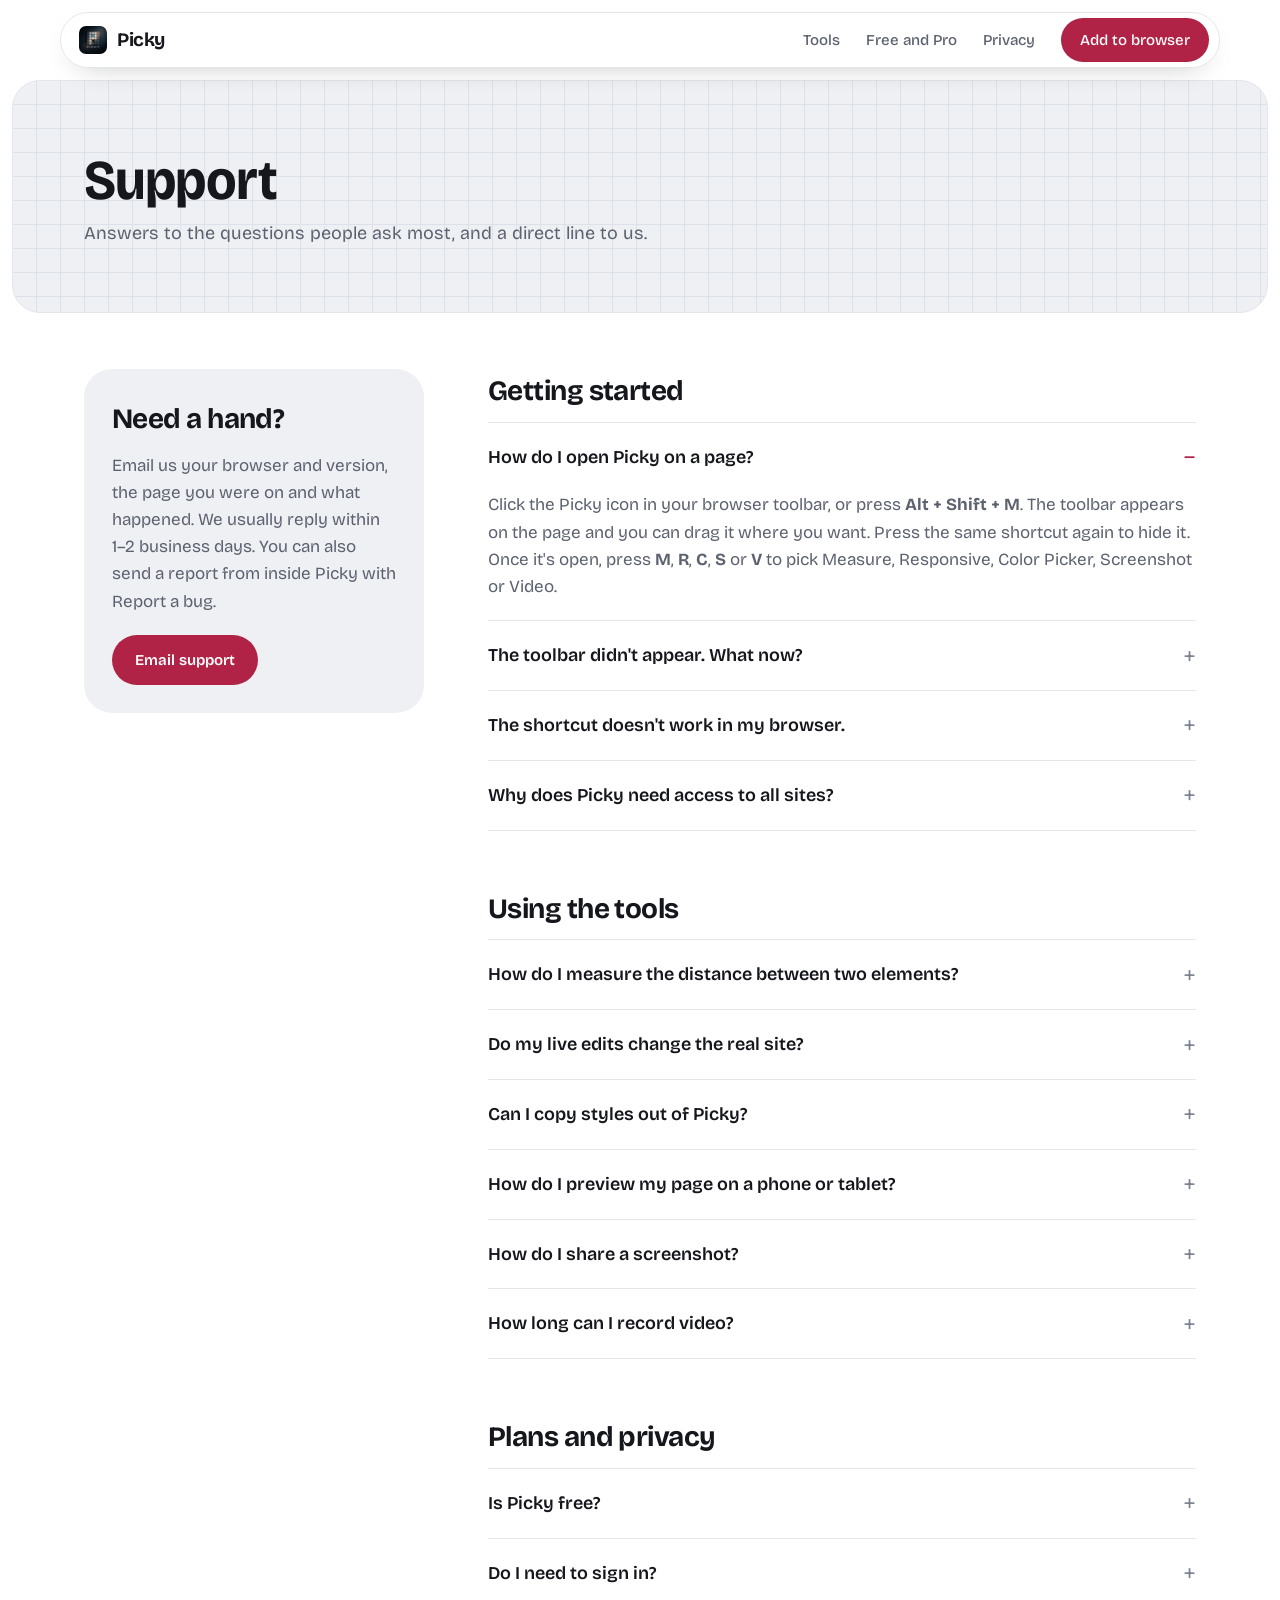
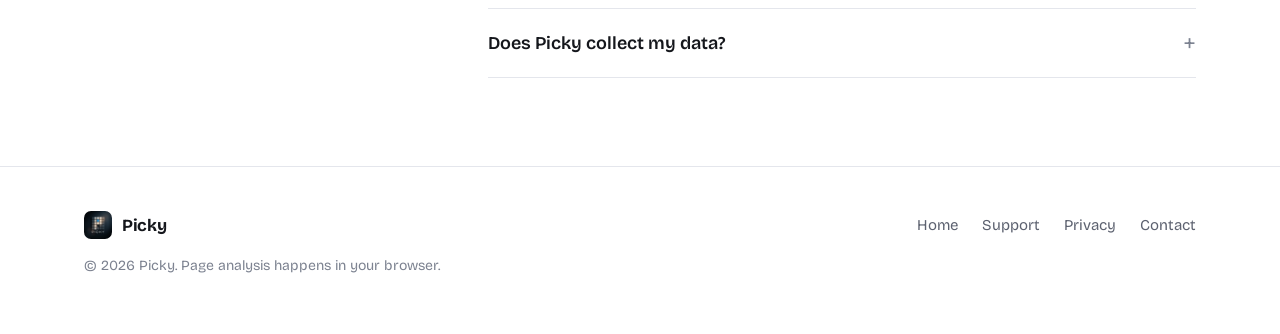
<file: support.html>
<!doctype html>
<html lang="en">
<head>
  <meta charset="UTF-8" />
  <meta name="viewport" content="width=device-width, initial-scale=1.0" />
  <title>Support — Picky</title>
  <meta name="description" content="Get help with Picky: opening it, the five tools, shortcuts, screenshots, video, plans and how to contact support." />
  <link rel="icon" type="image/png" href="assets/icon-32.png" />
  <link rel="preconnect" href="https://fonts.googleapis.com" />
  <link rel="preconnect" href="https://fonts.gstatic.com" crossorigin />
  <link rel="stylesheet" href="https://fonts.googleapis.com/css2?family=Bricolage+Grotesque:opsz,wdth,wght@12..96,75..100,300..800&family=JetBrains+Mono:wght@400;500&display=swap" />
  <link rel="stylesheet" href="styles.css" />
</head>
<body>
  <header class="site-header">
    <div class="wrap">
      <a class="brand" href="index.html"><img src="assets/icon-128.png" alt="" width="28" height="28" />Picky</a>
      <nav class="nav" aria-label="Main">
        <a href="index.html#tools" class="hide-sm">Tools</a>
        <a href="index.html#plans" class="hide-sm">Free and Pro</a>
        <a href="privacy.html">Privacy</a>
        <a class="btn btn-primary" href="index.html#install">Add to browser</a>
      </nav>
    </div>
  </header>

  <main>
    <section class="page-head">
      <div class="wrap">
        <h1>Support</h1>
        <p>Answers to the questions people ask most, and a direct line to us.</p>
      </div>
    </section>

    <div class="wrap"><div class="faq">
      <div class="contact">
        <div>
          <h2>Need a hand?</h2>
          <p>Email us your browser and version, the page you were on and what happened. We usually reply within 1–2 business days. You can also send a report from inside Picky with Report a bug.</p>
        </div>
        <a class="btn btn-primary" href="mailto:mtayyabbaig26@gmail.com?subject=Picky%20support">Email support</a>
      </div>
      <div class="faq-list">

      <h2>Getting started</h2>
      <details open>
        <summary>How do I open Picky on a page?</summary>
        <p>Click the Picky icon in your browser toolbar, or press <strong>Alt + Shift + M</strong>. The toolbar appears on the page and you can drag it where you want. Press the same shortcut again to hide it. Once it's open, press <strong>M</strong>, <strong>R</strong>, <strong>C</strong>, <strong>S</strong> or <strong>V</strong> to pick Measure, Responsive, Color Picker, Screenshot or Video.</p>
      </details>
      <details>
        <summary>The toolbar didn't appear. What now?</summary>
        <p>Picky can't run on browser pages such as the new-tab page, <code>chrome://</code> and <code>edge://</code> pages, or the extension stores. Clicking the icon there opens a short guide instead. Try it on a normal website. If it still doesn't show, reload the tab after installing, or remove and re-add the extension.</p>
      </details>
      <details>
        <summary>The shortcut doesn't work in my browser.</summary>
        <p>Another extension or the browser may already use that key combination. Open your browser's extension shortcuts page (<code>edge://extensions/shortcuts</code> or <code>chrome://extensions/shortcuts</code>) and set one for Picky. The toolbar icon always works.</p>
      </details>
      <details>
        <summary>Why does Picky need access to all sites?</summary>
        <p>Picky inspects whatever page you're on, so it asks to run on any site. It only starts when you open it, and the analysis happens in your browser. The <a href="privacy.html">Privacy Policy</a> lists every permission and why it's needed.</p>
      </details>

      <h2>Using the tools</h2>
      <details>
        <summary>How do I measure the distance between two elements?</summary>
        <p>Press <strong>M</strong> for Measure, click the first element, then click the second. Picky draws scale marks with the exact pixel distance. Press <strong>Escape</strong> to leave measure mode.</p>
      </details>
      <details>
        <summary>Do my live edits change the real site?</summary>
        <p>No. Edits are temporary inline styles in your browser and disappear when you reload the page. Nothing is saved to the website or sent anywhere.</p>
      </details>
      <details>
        <summary>Can I copy styles out of Picky?</summary>
        <p>Yes. Copy the selected element as CSS, and copy any color as HEX, RGB or HSL. Tailwind, SVG and JSON are part of Pro.</p>
      </details>
      <details>
        <summary>How do I preview my page on a phone or tablet?</summary>
        <p>Press <strong>R</strong> for Responsive. Pick devices from the list, which covers about 100 phones, tablets, laptops and desktops, or add a size of your own. Each one renders at its real viewport size.</p>
      </details>
      <details>
        <summary>How do I share a screenshot?</summary>
        <p>Press <strong>S</strong>, capture, then annotate or crop in the editor and choose <strong>Share</strong>. Picky asks first, then uploads that one image and gives you a link. Anyone with the link can see the image, and the link expires after 30 days. You don't need an account.</p>
      </details>
      <details>
        <summary>How long can I record video?</summary>
        <p>Press <strong>V</strong>, choose the tab, an area or the screen, and record. Clips are up to 30 seconds on the free plan and 5 minutes on Pro. At the limit the clip is saved automatically.</p>
      </details>

      <h2>Plans and privacy</h2>
      <details>
        <summary>Is Picky free?</summary>
        <p>Yes. Every tool is free to use, with limits on some of them, such as 30-second video clips. Pro raises those limits. You can choose a plan from Options, then Account, in the extension.</p>
      </details>
      <details>
        <summary>Do I need to sign in?</summary>
        <p>No. Signing in is optional and only syncs your settings, such as your toolbar choices and theme, across browsers.</p>
      </details>
      <details>
        <summary>Does Picky collect my data?</summary>
        <p>No analytics, tracking or telemetry. Picky contacts a server only when you start it: sending a bug report, signing in to sync settings, or sharing a screenshot. The pages you visit are never uploaded. Read the full <a href="privacy.html">Privacy Policy</a>.</p>
      </details>
      </div>
    </div></div>
  </main>

  <footer class="site-footer">
    <div class="wrap">
      <a class="brand" href="index.html"><img src="assets/icon-128.png" alt="" width="24" height="24" />Picky</a>
      <div class="links">
        <a href="index.html">Home</a>
        <a href="support.html">Support</a>
        <a href="privacy.html">Privacy</a>
        <a href="mailto:mtayyabbaig26@gmail.com">Contact</a>
      </div>
      <p class="copy">© <span id="year">2026</span> Picky. Page analysis happens in your browser.</p>
    </div>
  </footer>

  <script src="script.js"></script>
</body>
</html>
</file>
<file: styles.css>
/* Picky website
   Graph-paper hero, plain white page. Brand: crimson (the pick) and green (pass / on), as in the extension. */

:root {
  --ink: #15171c;
  --text: #2c2f37;
  --mute: #5d6270;
  --subtle: #7c8290;
  --sheet: #ffffff;
  --paper: #eef0f4;
  --grid: #dde1e9;
  --line: #e4e6ec;
  --crimson: #b02346;
  --crimson-hi: #8f1c39;
  --crimson-wash: #fbeef1;
  --green: #207754;
  --green-wash: #e8f4ee;
  --radius: 12px;
  --maxw: 1160px;
  --display: 'Bricolage Grotesque', 'Segoe UI', system-ui, sans-serif;
  --mono: 'JetBrains Mono', ui-monospace, SFMono-Regular, Consolas, monospace;
}

*, *::before, *::after { box-sizing: border-box; }
html { scroll-behavior: smooth; -webkit-text-size-adjust: 100%; }
@media (prefers-reduced-motion: reduce) { html { scroll-behavior: auto; } * { transition: none !important; } }

body {
  margin: 0;
  background: var(--sheet);
  color: var(--text);
  font-family: var(--display);
  font-size: 17px;
  line-height: 1.6;
  font-optical-sizing: auto;
  -webkit-font-smoothing: antialiased;
}

a { color: var(--crimson); text-decoration-thickness: 1px; text-underline-offset: 3px; }
a:hover { color: var(--crimson-hi); }
:focus-visible { outline: 2px solid var(--crimson); outline-offset: 3px; border-radius: 4px; }
img { max-width: 100%; display: block; }
code, kbd { font-family: var(--mono); font-size: 0.86em; }
code { background: var(--paper); border-radius: 5px; padding: 1px 6px; color: var(--ink); }

.wrap { width: 100%; max-width: var(--maxw); margin: 0 auto; padding: 0 24px; }

/* ---------- Header ---------- */
.site-header { position: sticky; top: 0; z-index: 20; background: rgba(255, 255, 255, 0.88); backdrop-filter: blur(14px); border-bottom: 1px solid var(--line); }
.site-header .wrap { display: flex; align-items: center; justify-content: space-between; height: 64px; }
.brand { display: flex; align-items: center; gap: 10px; color: var(--ink); font-weight: 700; font-size: 19px; letter-spacing: -0.02em; text-decoration: none; }
.brand:hover { color: var(--ink); }
.brand img { width: 28px; height: 28px; border-radius: 7px; }
.nav { display: flex; align-items: center; gap: 26px; }
.nav a { color: var(--mute); font-size: 15px; font-weight: 500; text-decoration: none; }
.nav a:hover { color: var(--ink); }
.nav a.btn { color: #fff; }

/* ---------- Buttons ---------- */
.btn { display: inline-flex; align-items: center; justify-content: center; gap: 8px; padding: 11px 20px; border-radius: 10px; font: inherit; font-size: 15px; font-weight: 600; text-decoration: none; cursor: pointer; border: 1px solid transparent; transition: background 0.15s, border-color 0.15s; }
.btn-primary { background: var(--crimson); color: #fff; }
.btn-primary:hover { background: var(--crimson-hi); color: #fff; }
.btn-quiet { background: var(--sheet); color: var(--ink); border-color: #cfd3dc; }
.btn-quiet:hover { background: var(--paper); color: var(--ink); }

/* ---------- Hero ---------- */
.hero {
  position: relative;
  padding: 72px 0 96px;
  background-color: var(--paper);
  background-image:
    linear-gradient(var(--grid) 1px, transparent 1px),
    linear-gradient(90deg, var(--grid) 1px, transparent 1px);
  background-size: 24px 24px;
  background-position: -1px -1px;
  border-bottom: 1px solid var(--line);
}
.hero-grid { display: grid; grid-template-columns: minmax(0, 5fr) minmax(0, 7fr); gap: 56px; align-items: center; }
.hero h1 {
  margin: 0 0 22px;
  font-size: clamp(42px, 5.6vw, 76px);
  line-height: 0.98;
  font-weight: 700;
  font-stretch: 94%;
  letter-spacing: -0.022em;
  text-wrap: balance;
  color: var(--ink);
}
.hero .lede { margin: 0 0 30px; max-width: 34em; font-size: 19px; color: var(--text); }
.hero-actions { display: flex; flex-wrap: wrap; gap: 12px; }
.hero-note { margin: 18px 0 0; font-size: 14px; color: var(--mute); }
.hero-note kbd { background: var(--sheet); border: 1px solid #cfd3dc; border-bottom-width: 2px; border-radius: 6px; padding: 1px 6px; color: var(--ink); }

/* ---------- Specimen (the live demo) ---------- */
.stage { position: relative; }
.frame { background: var(--sheet); border: 1px solid #c9ced8; border-radius: 14px; box-shadow: 0 18px 44px -18px rgba(21, 23, 28, 0.28); overflow: hidden; }
.frame-bar { display: flex; align-items: center; justify-content: space-between; gap: 12px; padding: 10px 14px; border-bottom: 1px solid var(--line); background: #f8f9fb; }
.frame-url { font-family: var(--mono); font-size: 12px; color: var(--mute); }
.keys { display: flex; gap: 5px; }
.keys span { font-family: var(--mono); font-size: 11px; font-weight: 500; color: var(--mute); width: 24px; height: 24px; display: grid; place-items: center; border: 1px solid #cfd3dc; border-bottom-width: 2px; border-radius: 6px; background: var(--sheet); }
.keys span.on { color: #fff; background: var(--crimson); border-color: var(--crimson-hi); }
.frame-body { display: grid; grid-template-columns: minmax(0, 1fr) 232px; }
.demo-page { position: relative; padding: 36px 32px; display: grid; place-items: center; min-height: 380px; background: #f3f4f7; }

.lamp { width: 100%; max-width: 330px; background: var(--sheet); border-radius: 16px; padding: 28px; box-shadow: 0 1px 2px rgba(21, 23, 28, 0.08), 0 8px 24px -12px rgba(21, 23, 28, 0.18); }
[data-inspect] { cursor: crosshair; }
.is-picked { outline: 2px solid var(--crimson); outline-offset: 3px; }
.lamp .stock { margin: 0 0 8px; display: inline-block; font-size: 13px; font-weight: 600; color: var(--green); }
.lamp h2 { margin: 0 0 8px; font-size: 28px; line-height: 1.1; font-weight: 700; letter-spacing: -0.02em; color: var(--ink); }
.lamp .blurb { margin: 0 0 20px; font-size: 15px; line-height: 1.45; color: #8d93a0; }
.lamp .row { display: flex; align-items: center; justify-content: space-between; gap: 12px; }
.lamp .price { font-size: 26px; font-weight: 700; color: var(--ink); letter-spacing: -0.02em; }
.lamp .buy { font: inherit; font-size: 15px; font-weight: 600; color: #fff; background: var(--crimson); border: 0; border-radius: 10px; padding: 12px 20px; }

.guides { position: absolute; inset: 0; width: 100%; height: 100%; pointer-events: none; overflow: visible; }
.guides line { stroke: var(--crimson); stroke-width: 1; stroke-opacity: 0.55; }
.guides .pill { fill: var(--crimson); }
.guides text { fill: #fff; font: 500 11px var(--mono); text-anchor: middle; dominant-baseline: central; }

.readout { border-left: 1px solid var(--line); padding: 18px 18px 20px; background: var(--sheet); font-family: var(--mono); font-size: 12px; line-height: 1.5; }
.readout .el { margin: 0 0 14px; font-size: 13px; font-weight: 500; color: var(--crimson); word-break: break-all; }
.readout dl { margin: 0; }
.readout .r { display: flex; justify-content: space-between; align-items: center; gap: 10px; padding: 7px 0; border-top: 1px solid var(--line); }
.readout dt { color: var(--subtle); }
.readout dd { margin: 0; color: var(--ink); text-align: right; display: flex; align-items: center; gap: 7px; }
.swatch { width: 12px; height: 12px; border-radius: 3px; border: 1px solid rgba(21, 23, 28, 0.2); flex: none; }
.badge { padding: 1px 6px; border-radius: 5px; font-weight: 500; font-size: 11px; }
.badge.pass { background: var(--green-wash); color: var(--green); }
.badge.fail { background: var(--crimson-wash); color: var(--crimson); }
.demo-hint { margin: 12px 4px 0; font-size: 14px; color: var(--mute); }

/* ---------- Page bands ---------- */
.band { padding: 96px 0; }
.band + .band { border-top: 1px solid var(--line); }
.split { display: grid; grid-template-columns: minmax(0, 4fr) minmax(0, 7fr); gap: 72px; align-items: start; }
.band h2 { margin: 0 0 16px; font-size: clamp(30px, 3.8vw, 46px); line-height: 1.06; font-weight: 700; font-stretch: 94%; letter-spacing: -0.02em; text-wrap: balance; color: var(--ink); }
.band .lead { margin: 0; color: var(--mute); font-size: 18px; max-width: 30em; }

.sticky { position: sticky; top: 96px; }
.band-head { max-width: 40em; margin-bottom: 36px; }

/* video */
.player { border-radius: 14px; overflow: hidden; background: #0d0e12; border: 1px solid #c9ced8; box-shadow: 0 18px 44px -22px rgba(21, 23, 28, 0.35); }
.player video { display: block; width: 100%; height: auto; aspect-ratio: 16 / 9; background: #0d0e12; }

/* tools with screenshots */
.shots { border-radius: 14px; overflow: hidden; border: 1px solid #c9ced8; background: #0d0e12; box-shadow: 0 18px 44px -22px rgba(21, 23, 28, 0.35); }
.shots img { display: block; width: 100%; height: auto; aspect-ratio: 1400 / 716; }
.shots img[hidden] { display: none; }


/* tools: keycaps under a full-width screenshot */
.shots { border-radius: 14px; overflow: hidden; border: 1px solid #c9ced8; background: #0d0e12; box-shadow: 0 18px 44px -22px rgba(21, 23, 28, 0.35); }
.shots img { display: block; width: 100%; height: auto; aspect-ratio: 1400 / 716; }
.shots img[hidden] { display: none; }
.keycaps { display: grid; grid-template-columns: repeat(5, minmax(0, 1fr)); gap: 12px; margin-top: 20px; }
.keycap { display: flex; align-items: center; gap: 12px; padding: 10px 12px; font: inherit; color: var(--ink); background: var(--sheet); border: 1px solid #cfd3dc; border-bottom-width: 3px; border-radius: 12px; cursor: pointer; text-align: left; transition: background 0.15s, border-color 0.15s; }
.keycap kbd { flex: none; width: 36px; height: 36px; display: grid; place-items: center; font-size: 16px; font-weight: 500; color: var(--ink); background: var(--paper); border-radius: 8px; }
.keycap b { font-size: 16px; font-weight: 600; letter-spacing: -0.01em; }
.keycap:hover { background: #f6f7f9; }
.keycap[aria-pressed="true"] { border-color: var(--crimson-hi); background: var(--crimson); color: #fff; }
.keycap[aria-pressed="true"] kbd { background: rgba(255, 255, 255, 0.2); color: #fff; }
.keycap-desc { margin: 20px 0 0; max-width: 44em; font-size: 19px; line-height: 1.55; color: var(--text); }

/* devices: stand on a pixel ruler */
.bench { background-color: var(--paper); background-image: linear-gradient(var(--grid) 1px, transparent 1px), linear-gradient(90deg, var(--grid) 1px, transparent 1px); background-size: 24px 24px; background-position: -1px -1px; border-top: 1px solid var(--line); border-bottom: 1px solid var(--line); }
.bench .scale { --s: 0.27; gap: 32px 44px; padding-top: 24px; align-items: flex-end; }
.bench .dev .shape { background: #fff; border-color: var(--ink); background-image: none; box-shadow: 0 10px 24px -14px rgba(21, 23, 28, 0.4); }
.bench .dev { position: relative; }
.ruler { height: 16px; margin-top: 18px; border-top: 2px solid var(--ink); background: repeating-linear-gradient(90deg, var(--ink) 0 1px, transparent 1px 12px); -webkit-mask: linear-gradient(to bottom, #000 0 100%); opacity: 0.55; }

/* plans: two panels */
.plans2 { display: grid; grid-template-columns: repeat(2, minmax(0, 1fr)); gap: 20px; }
.plan-card { padding: 28px 28px 24px; background: var(--sheet); border: 1px solid #cfd3dc; border-radius: 16px; }
.plan-card.pro { border-color: var(--crimson); box-shadow: 0 18px 40px -26px rgba(176, 35, 70, 0.6); }
.plan-card h3 { margin: 0; font-size: 30px; font-weight: 700; letter-spacing: -0.02em; color: var(--ink); }
.plan-card.pro h3 { color: var(--crimson); }
.plan-card .sub { margin: 4px 0 20px; color: var(--mute); }
.plan-card ul { list-style: none; margin: 0; padding: 0; }
.plan-card li { padding: 12px 0; border-top: 1px solid var(--line); color: var(--text); }
.plan-card li b { color: var(--ink); font-weight: 650; }
.plan-note { margin: 24px 0 0; color: var(--mute); font-size: 15px; max-width: 40em; }

/* privacy: a statement and three columns */

/* video clips as thumbnails */
.cuts { display: grid; grid-template-columns: repeat(3, minmax(0, 1fr)); gap: 16px; margin-top: 16px; }
.cut { display: block; padding: 0; overflow: hidden; font: inherit; text-align: left; color: var(--ink); background: var(--sheet); border: 1px solid #cfd3dc; border-radius: 12px; cursor: pointer; transition: border-color 0.15s, box-shadow 0.15s; }
.cut img { display: block; width: 100%; height: auto; aspect-ratio: 16 / 9; object-fit: cover; background: #0d0e12; }
.cut-t { display: flex; align-items: baseline; justify-content: space-between; gap: 10px; padding: 10px 14px 12px; }
.cut-t b { font-weight: 600; font-size: 16px; }
.cut-t span { font-family: var(--mono); font-size: 12px; color: var(--mute); }
.cut:hover { border-color: #aab0bd; }
.cut[aria-pressed="true"] { border-color: var(--crimson); box-shadow: 0 0 0 1px var(--crimson), 0 14px 30px -20px rgba(176, 35, 70, 0.6); }
.cut[aria-pressed="true"] .cut-t span { color: var(--crimson); }

/* devices: a wireframe of the page inside each frame */
.wf { position: absolute; inset: 0; display: flex; flex-direction: column; gap: 5%; overflow: hidden; border-radius: inherit; }
.wf i { display: block; flex: none; font-style: normal; }
.wf .nav { height: 8%; background: #e9ecf2; }
.wf .h { height: 5%; width: 62%; margin: 0 8%; background: var(--ink); border-radius: 2px; }
.wf .l1, .wf .l2 { height: 2.4%; margin: -2% 8% 0; background: #cfd3dc; border-radius: 2px; }
.wf .l1 { width: 76%; }
.wf .l2 { width: 52%; margin-top: -3%; }
.wf .btn { height: 6%; width: 30%; margin: 0 8%; background: var(--crimson); border-radius: 3px; }
.wf .cards { flex: 1; display: grid; grid-template-columns: repeat(2, minmax(0, 1fr)); gap: 5%; margin: 0 8% 8%; }
.wf .cards b { background: #e9ecf2; border-radius: 3px; }
.wf .cards b:nth-child(3) { display: none; }
.dev.wide .wf .cards { grid-template-columns: repeat(3, minmax(0, 1fr)); }
.dev.wide .wf .cards b:nth-child(3) { display: block; }
.dev.wide .wf .h { width: 38%; }
.dev.wide .wf .l1 { width: 46%; }
.dev.wide .wf .l2 { width: 32%; }

/* hero demo: the floating toolbar and hint bar from the product */
.tb { position: absolute; right: 12px; top: 50%; transform: translateY(-50%); display: flex; flex-direction: column; gap: 6px; padding: 6px; background: var(--sheet); border: 1px solid #cfd3dc; border-radius: 12px; box-shadow: 0 8px 20px -10px rgba(21, 23, 28, 0.4); }
.tb span { width: 28px; height: 28px; display: grid; place-items: center; font-family: var(--mono); font-size: 12px; font-weight: 500; color: var(--mute); border-radius: 8px; }
.tb span.on { color: #fff; background: var(--crimson); }
.hint-pill { position: absolute; left: 50%; bottom: 12px; transform: translateX(-50%); padding: 5px 14px; border-radius: 999px; background: var(--ink); color: #e8eaf0; font-family: var(--mono); font-size: 11px; white-space: nowrap; }
.demo-page { padding: 36px 64px 56px 32px; min-height: 420px; }

/* what you get: stage + step cards */
.feat { display: grid; grid-template-columns: minmax(0, 7fr) minmax(0, 5fr); gap: 40px; align-items: start; }
.feat-stage { position: sticky; top: 96px; }
.frame-tag { font-family: var(--mono); font-size: 11px; color: var(--subtle); }
.d2-body { display: grid; grid-template-columns: minmax(0, 1fr) 262px; }
.d2-page { position: relative; padding: 36px 28px; display: grid; place-items: center; min-height: 440px; background-color: #f3f4f7; background-image: linear-gradient(#e6e9f0 1px, transparent 1px), linear-gradient(90deg, #e6e9f0 1px, transparent 1px); background-size: 20px 20px; }
.d2-panel { min-height: 440px; }
.d2-panel [hidden] { display: none; }

.s-card { width: 100%; max-width: 310px; background: var(--sheet); border-radius: 16px; padding: 26px; box-shadow: 0 1px 2px rgba(21, 23, 28, 0.08), 0 8px 24px -12px rgba(21, 23, 28, 0.18); }
.s-stock { display: inline-block; margin-bottom: 8px; font-size: 13px; font-weight: 600; color: var(--green); }
.s-title { margin: 0 0 8px; font-size: 28px; line-height: 1.1; font-weight: 700; letter-spacing: -0.02em; color: var(--ink); }
.s-blurb { margin: 0 0 20px; font-size: 15px; line-height: 1.45; color: #8d93a0; }
.s-row { display: flex; align-items: center; justify-content: space-between; gap: 12px; }
.s-price { font-size: 26px; font-weight: 700; letter-spacing: -0.02em; color: var(--ink); }
.s-buy { position: relative; font: inherit; font-size: 15px; font-weight: 600; line-height: 24px; color: #fff; background: var(--crimson); border: 0; border-radius: 10px; padding: 12px var(--px, 20px); }
.s-buy::after { content: ''; position: absolute; inset: 0; border-radius: inherit; border: solid rgba(32, 119, 84, 0.55); border-width: 12px var(--px, 20px); background: rgba(60, 110, 220, 0.45); background-clip: padding-box; opacity: 0; transition: opacity 0.3s; pointer-events: none; }

[data-step="box"] .s-buy, [data-step="vars"] .s-buy, [data-step="edit"] .s-buy, [data-step="code"] .s-buy, [data-step="contrast"] .s-blurb { outline: 2px solid var(--crimson); outline-offset: 3px; }
[data-step="box"] .s-buy::after { opacity: 1; }
[data-step="states"] .s-buy { animation: st-btn 6.5s linear both; }
@keyframes st-btn {
  0%, 4% { background: var(--crimson); box-shadow: none; transform: none; }
  7%, 30% { background: var(--crimson-hi); }
  34%, 38% { background: var(--crimson); box-shadow: none; }
  42%, 63% { background: var(--crimson); box-shadow: 0 0 0 3px #fff, 0 0 0 5px var(--ink); }
  67%, 70% { background: var(--crimson); box-shadow: none; transform: none; }
  74%, 96% { background: var(--crimson-hi); transform: scale(0.97); }
  100% { background: var(--crimson); transform: none; }
}

/* panel panes */
.d2-panel .r { animation: rowin 0.4s both; animation-delay: calc(var(--i, 0) * 0.14s); }
.d2-panel .note { margin: 14px 0 0; color: var(--mute); animation: rowin 0.4s both; animation-delay: calc(var(--i, 4) * 0.14s); }
.d2-panel .note b { color: var(--ink); font-weight: 500; }
@keyframes rowin { from { opacity: 0; transform: translateY(4px); } to { opacity: 1; transform: none; } }
.r.v { display: block; }
.r.v dd { display: flex; justify-content: space-between; margin-top: 2px; }
.r.v .tok { color: var(--crimson); }
.r.v .to { display: inline-flex; align-items: center; gap: 6px; color: var(--ink); }
.d2-panel .tabs { display: flex; flex-wrap: wrap; gap: 4px; margin: 0 0 12px; }
.d2-panel .tabs span { padding: 3px 8px; border-radius: 6px; color: var(--mute); border: 1px solid var(--line); }
.d2-panel .tabs u { text-decoration: none; font-size: 10px; color: var(--crimson); margin-left: 2px; }
.d2-panel .tabs .on { color: #fff; background: var(--crimson); border-color: var(--crimson); }
.diffs { display: grid; }
.diff { grid-area: 1 / 1; margin: 0; opacity: 0; }
.diff s { color: var(--subtle); margin-right: 4px; }
[data-step="states"] .d1 { animation: win1 6.5s both; }
[data-step="states"] .d2 { animation: win2 6.5s both; }
[data-step="states"] .d3 { animation: win3 6.5s both; }
[data-step="states"] .t1 { animation: tab1 6.5s both; }
[data-step="states"] .t2 { animation: tab2 6.5s both; }
[data-step="states"] .t3 { animation: tab3 6.5s both; }
@keyframes win1 { 0%, 5% { opacity: 0; } 7%, 31% { opacity: 1; } 34%, 100% { opacity: 0; } }
@keyframes win2 { 0%, 38% { opacity: 0; } 42%, 64% { opacity: 1; } 67%, 100% { opacity: 0; } }
@keyframes win3 { 0%, 70% { opacity: 0; } 74%, 97% { opacity: 1; } 100% { opacity: 1; } }
@keyframes tab1 { 0%, 5% { color: var(--mute); background: transparent; } 7%, 31% { color: #fff; background: var(--crimson); } 34%, 100% { color: var(--mute); background: transparent; } }
@keyframes tab2 { 0%, 38% { color: var(--mute); background: transparent; } 42%, 64% { color: #fff; background: var(--crimson); } 67%, 100% { color: var(--mute); background: transparent; } }
@keyframes tab3 { 0%, 70% { color: var(--mute); background: transparent; } 74%, 100% { color: #fff; background: var(--crimson); } }
.scrub { display: inline-flex; align-items: center; gap: 8px; padding: 2px 8px; border: 1px solid var(--line); border-radius: 6px; }
.scrub i { font-style: normal; color: var(--subtle); }
.scrub.on { border-color: var(--crimson); color: var(--crimson); }
.code { margin: 0; padding: 10px 12px; background: #f6f7f9; border-radius: 8px; font: inherit; line-height: 1.6; color: var(--ink); }
.code span { display: block; white-space: pre; animation: rowin 0.3s both; animation-delay: calc(var(--i, 0) * 0.22s); }
.copied { display: inline-block; margin: 12px 0 0; padding: 2px 10px; border-radius: 6px; background: var(--green-wash); color: var(--green); animation: rowin 0.4s both; animation-delay: 2.3s; }

/* step cards */
.picks-head { display: flex; align-items: center; justify-content: space-between; margin: 0 0 12px; font-family: var(--mono); font-size: 12px; color: var(--mute); }
.pause { font: inherit; font-family: var(--mono); font-size: 12px; color: var(--ink); background: var(--sheet); border: 1px solid #cfd3dc; border-radius: 8px; padding: 4px 12px; cursor: pointer; }
.pause:hover { background: var(--paper); }
.picks { list-style: none; margin: 0; padding: 0; display: grid; gap: 10px; }
.pick { position: relative; overflow: hidden; display: grid; grid-template-columns: 44px minmax(0, 1fr); gap: 16px; align-items: start; width: 100%; padding: 14px 16px; margin: 0; font: inherit; text-align: left; color: var(--mute); background: var(--sheet); border: 1px solid var(--line); border-radius: 12px; cursor: pointer; transition: border-color 0.2s, box-shadow 0.2s; }
.pick:hover { border-color: #cfd3dc; }
.pick .ico { width: 44px; height: 44px; display: grid; place-items: center; color: var(--ink); background: var(--paper); border-radius: 11px; }
.pick .ico svg { width: 26px; height: 26px; }
.pick b { display: block; padding-top: 11px; font-size: 18px; font-weight: 650; letter-spacing: -0.01em; color: var(--ink); line-height: 1.2; }
.pick .more { display: grid; grid-template-rows: 0fr; transition: grid-template-rows 0.28s; }
.pick .more > span { overflow: hidden; font-size: 15.5px; line-height: 1.5; }
.pick[aria-pressed="true"] { border-color: var(--crimson); box-shadow: 0 12px 28px -18px rgba(176, 35, 70, 0.6); }
.pick[aria-pressed="true"] .ico { background: var(--crimson-wash); }
.pick[aria-pressed="true"] .more { grid-template-rows: 1fr; }
.pick[aria-pressed="true"] .more > span { padding-top: 6px; padding-bottom: 6px; }
.pick .bar { position: absolute; left: 0; bottom: 0; height: 3px; width: 0; background: var(--crimson); }
.pick[aria-pressed="true"] .bar { animation: fill var(--dur, 5s) linear forwards; }
[data-features]:not(.live) .pick .bar, [data-features].is-paused .pick .bar { animation-play-state: paused; }
@keyframes fill { from { width: 0; } to { width: 100%; } }
.is-paused .pick[aria-pressed="true"] .bar { width: 100%; opacity: 0.35; animation: none; }
@media (prefers-reduced-motion: reduce) {
  .d2-panel *, .s-buy, .pick .bar { animation: none !important; }
  .diff.d1 { opacity: 1; }
}

/* devices to scale */
.scale { --s: 0.17; display: flex; align-items: flex-end; flex-wrap: wrap; gap: 28px 36px; padding-top: 8px; }
.dev { display: flex; flex-direction: column; align-items: flex-start; gap: 10px; }
.dev .shape { width: calc(var(--w) * var(--s) * 1px); height: calc(var(--h) * var(--s) * 1px); border: 2px solid var(--ink); border-radius: calc(var(--r, 10) * 1px); position: relative; background-color: var(--paper); background-image: linear-gradient(var(--grid) 1px, transparent 1px), linear-gradient(90deg, var(--grid) 1px, transparent 1px); background-size: 8px 8px; }
.dev .shape::after { content: ''; position: absolute; left: 50%; top: 5px; width: 20%; height: 3px; transform: translateX(-50%); border-radius: 2px; background: var(--ink); opacity: 0.35; }
.dev.wide .shape::after { display: none; }
.dev b { display: block; font-size: 15px; font-weight: 650; color: var(--ink); line-height: 1.2; }
.dev span { font-family: var(--mono); font-size: 12px; color: var(--mute); }

/* plans */
.plan-note { margin: 20px 0 0; color: var(--mute); font-size: 15px; max-width: 36em; }

/* privacy line */

/* install */
.install { background: var(--ink); color: #d9dce3; }
.install h2 { color: #fff; }
.install .lead { color: #aeb3c0; }
.install .btn-quiet { background: transparent; color: #fff; border-color: #4a4f5c; }
.install .btn-quiet:hover { background: #23262e; color: #fff; }
.install kbd { background: #23262e; border: 1px solid #4a4f5c; border-bottom-width: 2px; border-radius: 6px; padding: 1px 6px; color: #fff; }
.install-actions { display: flex; flex-wrap: wrap; gap: 12px; margin-top: 28px; }
.install-note { margin: 16px 0 0; font-size: 15px; color: #aeb3c0; }
.install-steps { margin: 0; padding: 0; list-style: none; counter-reset: s; }
.install-steps li { counter-increment: s; display: grid; grid-template-columns: 32px 1fr; gap: 16px; padding: 20px 0; border-top: 1px solid #343843; color: #e8eaf0; }
.install-steps li::before { content: counter(s); font-family: var(--mono); font-size: 14px; color: #fff; background: var(--crimson); width: 28px; height: 28px; border-radius: 8px; display: grid; place-items: center; }
.install-steps li:last-child { border-bottom: 1px solid #343843; }

/* ---------- Inner pages ---------- */
.page-head { padding: 72px 0 24px; background-color: var(--paper); border-bottom: 1px solid var(--line); background-image: linear-gradient(var(--grid) 1px, transparent 1px), linear-gradient(90deg, var(--grid) 1px, transparent 1px); background-size: 24px 24px; background-position: -1px -1px; }
.page-head h1 { margin: 0 0 10px; font-size: clamp(36px, 5vw, 56px); line-height: 1; font-weight: 700; font-stretch: 94%; letter-spacing: -0.022em; color: var(--ink); }
.page-head p { margin: 0 0 40px; color: var(--mute); font-size: 18px; max-width: 34em; }
.article { max-width: 720px; padding: 48px 0 88px; }
.article h2 { margin: 44px 0 10px; font-size: 24px; font-weight: 650; letter-spacing: -0.015em; color: var(--ink); }
.article h3 { margin: 26px 0 6px; font-size: 18px; font-weight: 650; color: var(--ink); }
.article p, .article li { font-size: 17px; }
.article ul { padding-left: 22px; }
.article li { margin-bottom: 8px; }
.article .updated { color: var(--subtle); font-size: 15px; margin-top: 0; }
.article strong { color: var(--ink); font-weight: 650; }
.callout { border-left: 3px solid var(--green); background: var(--green-wash); padding: 16px 20px; margin: 24px 0; border-radius: 0 var(--radius) var(--radius) 0; }
.callout p { margin: 0; }

.contact { padding: 28px 0; border-bottom: 1px solid var(--line); margin: 32px 0 8px; display: flex; flex-wrap: wrap; align-items: center; justify-content: space-between; gap: 16px; }
.contact h2 { margin: 0 0 4px; font-size: 24px; font-weight: 650; color: var(--ink); letter-spacing: -0.015em; }
.contact p { margin: 0; color: var(--mute); max-width: 32em; }

.faq { max-width: 720px; padding-bottom: 88px; }
.faq h2 { margin: 56px 0 8px; font-size: 28px; font-weight: 700; letter-spacing: -0.02em; color: var(--ink); }
.faq details { border-bottom: 1px solid var(--line); }
.faq h2 + details { border-top: 1px solid var(--line); }
.faq summary { cursor: pointer; list-style: none; display: flex; justify-content: space-between; align-items: center; gap: 16px; padding: 20px 0; font-weight: 600; font-size: 18px; color: var(--ink); }
.faq summary::-webkit-details-marker { display: none; }
.faq summary::after { content: '+'; font-weight: 300; font-size: 26px; color: var(--subtle); line-height: 1; }
.faq details[open] summary::after { content: '\2212'; color: var(--crimson); }
.faq details p { margin: 0 0 20px; color: var(--mute); }

/* ---------- Footer ---------- */
.site-footer { border-top: 1px solid var(--line); padding: 44px 0 56px; }
.site-footer .wrap { display: flex; flex-wrap: wrap; align-items: center; justify-content: space-between; gap: 16px 32px; }
.site-footer .brand { font-size: 17px; }
.site-footer .links { display: flex; flex-wrap: wrap; gap: 8px 24px; }
.site-footer .links a { color: var(--mute); font-size: 15px; text-decoration: none; }
.site-footer .links a:hover { color: var(--ink); }
.site-footer .copy { width: 100%; margin: 0; color: var(--subtle); font-size: 14px; }

/* ---------- Responsive ---------- */
@media (max-width: 980px) {
  .hero-grid, .split { grid-template-columns: 1fr; gap: 40px; }
  .sticky { position: static; }
  .feat { grid-template-columns: 1fr; gap: 24px; }
  .plans2 { grid-template-columns: 1fr; }
  .keycaps { grid-template-columns: repeat(3, minmax(0, 1fr)); }
  .feat-stage { position: static; }
  .hero { padding: 56px 0 72px; }
  .band { padding: 72px 0; }
}
@media (max-width: 680px) {
  body { font-size: 16px; }
  .nav { gap: 16px; }
  .nav .hide-sm { display: none; }
  .frame-body, .d2-body { grid-template-columns: 1fr; }
  .d2-page { min-height: 360px; padding: 28px 16px; }
  .d2-panel { min-height: 0; }
  .readout { border-left: 0; border-top: 1px solid var(--line); }
  .demo-page { padding: 28px 16px 52px; min-height: 340px; }
  .tb { display: none; }
  .cut-t { flex-direction: column; gap: 0; padding: 8px 10px 10px; }
  .cut-t b { font-size: 14px; }
  .cuts { gap: 10px; }
  .facts { grid-template-columns: 1fr; }
  .scale { --s: 0.12; gap: 24px; }
  .bench .scale { --s: 0.17; gap: 20px 24px; }
  .keycaps { grid-template-columns: repeat(2, minmax(0, 1fr)); }
  .keycap-desc { font-size: 17px; }
}

/* ===== Modern layer: floating header, inset panels, bento ===== */
.site-header { top: 0; background: none; backdrop-filter: none; border-bottom: 0; }
.site-header .wrap { height: 56px; margin: 12px auto 0; width: calc(100% - 24px); padding: 0 10px 0 18px; background: rgba(255, 255, 255, 0.84); backdrop-filter: blur(16px) saturate(160%); border: 1px solid var(--line); border-radius: 999px; box-shadow: 0 10px 30px -18px rgba(21, 23, 28, 0.4); }
.btn { border-radius: 999px; padding: 12px 22px; }
.nav a.btn { padding: 9px 18px; }
.hero { margin: 12px 12px 0; border: 1px solid var(--line); border-radius: 32px; }
.page-head { margin: 12px 12px 0; border: 1px solid var(--line); border-radius: 28px; }
.band + .band { border-top: 0; }
.frame { border-radius: 20px; }
.player, .shots { border-radius: 20px; }
.band-head { display: grid; grid-template-columns: minmax(0, 1.25fr) minmax(0, 1fr); gap: 16px 48px; align-items: end; max-width: none; margin: 0 0 40px; }
.band-head h2 { margin: 0; }
.band-head .lead { margin: 0 0 6px; max-width: 28em; }

/* watch: the video with the clips stacked beside it */
.watch { display: grid; grid-template-columns: minmax(0, 2fr) minmax(0, 1fr); gap: 16px; align-items: stretch; }
.watch .cuts { display: grid; grid-template-columns: 1fr; grid-auto-rows: 1fr; gap: 16px; margin: 0; }
.watch .cut { display: grid; grid-template-columns: 44% minmax(0, 1fr); align-items: stretch; border-radius: 20px; }
.watch .cut img { height: 100%; aspect-ratio: auto; }
.watch .cut-t { flex-direction: column; align-items: flex-start; justify-content: center; gap: 2px; padding: 12px 16px; }

/* tools: screenshot on a tinted stage, keys in a floating dock */
.stagebox { position: relative; padding: 20px 20px 96px; background: var(--paper); border-radius: 32px; }
.stagebox .shots { border-radius: 18px; box-shadow: 0 24px 50px -28px rgba(21, 23, 28, 0.55); }
.stagebox .keycaps { position: absolute; left: 50%; bottom: 18px; transform: translateX(-50%); display: flex; gap: 6px; margin: 0; padding: 8px; background: rgba(255, 255, 255, 0.85); backdrop-filter: blur(16px) saturate(160%); border: 1px solid rgba(255, 255, 255, 0.9); border-radius: 22px; box-shadow: 0 18px 40px -22px rgba(21, 23, 28, 0.6); }
.stagebox .keycap b { white-space: nowrap; }
.stagebox .keycap { border: 0; border-radius: 14px; padding: 8px 16px 8px 8px; background: transparent; }
.stagebox .keycap:hover { background: rgba(21, 23, 28, 0.06); }
.stagebox .keycap[aria-pressed="true"] { background: var(--crimson); color: #fff; }

/* features: the stage and cards sit on a tinted panel */
.feat { background: var(--paper); padding: 24px; border-radius: 32px; }

/* devices: a rounded graph-paper panel */
.bench { background: none; border: 0; }
.bench-panel { padding: 48px 48px 40px; background-color: var(--paper); background-image: linear-gradient(var(--grid) 1px, transparent 1px), linear-gradient(90deg, var(--grid) 1px, transparent 1px); background-size: 24px 24px; background-position: -1px -1px; border: 1px solid var(--line); border-radius: 32px; }

/* plans: Pro is the dark card */
.plan-card { border-radius: 24px; }
.plan-card.pro { background: radial-gradient(420px 240px at 100% 0%, rgba(176, 35, 70, 0.6), transparent 70%), var(--ink); border-color: var(--ink); box-shadow: 0 24px 50px -30px rgba(21, 23, 28, 0.8); }
.plan-card.pro h3 { color: #fff; }
.plan-card.pro .sub { color: #aeb3c0; }
.plan-card.pro li { border-top-color: #343843; color: #e8eaf0; }
.plan-card.pro li b { color: #fff; }

/* privacy: bento */
.bento { display: grid; grid-template-columns: repeat(4, minmax(0, 1fr)); gap: 16px; }
.tile { display: flex; flex-direction: column; justify-content: flex-end; min-height: 220px; padding: 28px; background: var(--paper); border-radius: 28px; }
.tile .num { font-size: clamp(64px, 8vw, 108px); line-height: 0.9; font-weight: 700; font-stretch: 90%; letter-spacing: -0.04em; color: var(--ink); }
.tile p { margin: 14px 0 0; max-width: 19em; color: var(--mute); }
.tile.green { background: var(--green-wash); }
.tile.green .num { color: var(--green); }
.tile.rose { background: var(--crimson-wash); }
.tile.rose .num { color: var(--crimson); }
.tile.wide { grid-column: 3 / 5; }
.tile-diagram { grid-column: 1 / 3; grid-row: 1 / 3; justify-content: center; background: var(--sheet); border: 1px solid var(--line); }
.tile-diagram svg { display: block; width: 100%; height: auto; }
.dg-browser { fill: #fff; stroke: #15171c; stroke-width: 1.5; }
.dg-line { stroke: #e4e6ec; stroke-width: 1.5; fill: none; }
.dg-dot { fill: #cfd3dc; }
.dg-bar-ink { fill: #15171c; }
.dg-bar { fill: #e4e6ec; }
.dg-btn { fill: #b02346; }
.dg-lock-s { fill: none; stroke: #207754; stroke-width: 3; stroke-linecap: round; }
.dg-lock-r { fill: #207754; }
.dg-t { font: 600 16px var(--display); fill: #207754; }
.dg-node { fill: #fff; stroke: #cfd3dc; stroke-width: 1.5; }
.dg-n1 { font: 650 17px var(--display); fill: #15171c; }
.dg-n2 { font: 400 13.5px var(--display); fill: #5d6270; }
.dg-path { fill: none; stroke: #b02346; stroke-width: 1.5; stroke-dasharray: 5 5; marker-end: url(#ah); }
.dg-cap { font: 500 12.5px var(--mono); fill: #7c8290; }

/* install: an inset dark card */
.install { background: none; color: inherit; }
.install-panel { display: grid; grid-template-columns: minmax(0, 1fr) minmax(0, 1fr); gap: 56px; align-items: center; padding: 64px; color: #d9dce3; background: radial-gradient(640px 320px at 95% 0%, rgba(176, 35, 70, 0.5), transparent 70%), var(--ink); border-radius: 36px; }

@media (max-width: 980px) {
  .band-head { grid-template-columns: 1fr; align-items: start; }
  .watch { grid-template-columns: 1fr; }
  .watch .cuts { grid-template-columns: repeat(3, minmax(0, 1fr)); grid-auto-rows: auto; }
  .watch .cut { display: block; }
  .watch .cut img { height: auto; aspect-ratio: 16 / 9; }
  .bento { grid-template-columns: repeat(2, minmax(0, 1fr)); }
  .tile-diagram, .tile.wide { grid-column: 1 / -1; grid-row: auto; }
  .install-panel { grid-template-columns: 1fr; gap: 32px; padding: 44px 32px; }
  .bench-panel { padding: 32px 24px; }
}
@media (max-width: 680px) {
  .stagebox { padding: 12px; border-radius: 24px; }
  .stagebox .keycaps { position: static; transform: none; display: grid; grid-template-columns: repeat(2, minmax(0, 1fr)); margin-top: 12px; background: #fff; border-radius: 18px; }
  .watch .cuts { gap: 10px; }
  .watch .cut-t { padding: 8px 10px 10px; }
  .bento { grid-template-columns: 1fr; }
  .tile { min-height: 0; }
  .feat { padding: 12px; border-radius: 24px; }
  .hero { margin: 8px 8px 0; border-radius: 24px; }
  .install-panel { padding: 36px 22px; border-radius: 28px; }
  .site-header .wrap { padding-left: 14px; }
}

/* support: sticky help card beside the questions */
.faq { max-width: none; display: grid; grid-template-columns: minmax(0, 340px) minmax(0, 1fr); gap: 64px; align-items: start; padding-top: 56px; }
.faq .contact { position: sticky; top: 96px; display: block; margin: 0; padding: 28px; background: var(--paper); border: 0; border-radius: 28px; }
.faq .contact .btn { margin-top: 20px; }
.faq-list h2:first-child { margin-top: 0; }
@media (max-width: 980px) {
  .faq { grid-template-columns: 1fr; gap: 32px; padding-top: 32px; }
  .faq .contact { position: static; }
}

.faq .contact h2 { margin: 0 0 10px; }

/* ===== Hero: centred headline over one big live demo ===== */
.hero {
  padding: 96px 0 80px;
  overflow: hidden;
  background-color: var(--sheet);
  background-image:
    radial-gradient(60% 55% at 50% -8%, rgba(176, 35, 70, 0.14), transparent 70%),
    radial-gradient(34% 36% at 96% 40%, rgba(32, 119, 84, 0.09), transparent 70%),
    radial-gradient(34% 40% at 2% 50%, rgba(176, 35, 70, 0.07), transparent 70%);
  background-size: auto;
  background-position: 0 0;
}
.hero::before {
  content: ""; position: absolute; inset: 0; pointer-events: none; opacity: 0.8;
  background-image: linear-gradient(var(--grid) 1px, transparent 1px), linear-gradient(90deg, var(--grid) 1px, transparent 1px);
  background-size: 32px 32px;
  -webkit-mask-image: radial-gradient(60% 55% at 50% 25%, #000, transparent 78%);
  mask-image: radial-gradient(60% 55% at 50% 25%, #000, transparent 78%);
}
.hero > .wrap { position: relative; }
.hero-copy { max-width: 960px; margin: 0 auto; text-align: center; }
.hero h1 { margin: 0 auto 26px; max-width: 12.5em; font-size: clamp(44px, 7.4vw, 100px); line-height: 0.94; letter-spacing: -0.032em; }
.hero .lede { margin: 0 auto 34px; max-width: 36em; }
.hero-actions { justify-content: center; }
.hero .stage { max-width: 1080px; margin: 64px auto 0; }
.hero .frame { border-radius: 26px; border-color: rgba(255, 255, 255, 0.9); box-shadow: 0 0 0 8px rgba(255, 255, 255, 0.55), 0 50px 90px -40px rgba(21, 23, 28, 0.5); }
.hero .frame-bar { display: grid; grid-template-columns: 1fr auto 1fr; padding: 12px 18px; background: var(--sheet); border-bottom: 1px solid var(--line); }
.hero .dots { display: flex; gap: 7px; }
.hero .dots i { width: 11px; height: 11px; border-radius: 50%; background: #dfe2e9; }
.hero .frame-url { padding: 5px 18px; border-radius: 999px; background: var(--paper); }
.hero .frame-tag { justify-self: end; padding: 3px 10px; border-radius: 999px; color: var(--green); background: var(--green-wash); font-weight: 500; }
.hero .frame-body { display: block; position: relative; }
.hero .demo-page { display: grid; place-items: center; min-height: 500px; padding: 56px 330px 76px 92px; background: radial-gradient(#d3d7e0 1px, transparent 1.2px) 0 0 / 22px 22px, linear-gradient(180deg, #f7f8fb, #eceff4); }
.hero .tb { right: auto; left: 18px; }
.hero .readout { position: absolute; top: 22px; right: 22px; width: 272px; padding: 18px 18px 14px; border: 1px solid rgba(255, 255, 255, 0.9); border-radius: 18px; background: rgba(255, 255, 255, 0.84); backdrop-filter: blur(14px) saturate(160%); box-shadow: 0 24px 50px -26px rgba(21, 23, 28, 0.55); }
.hero .demo-hint { text-align: center; }

/* the cursor that tours the demo until a visitor takes over */
.ghost { position: absolute; left: 0; top: 0; z-index: 3; pointer-events: none; opacity: 0; transform: translate(60px, 60px); transition: transform 0.9s cubic-bezier(0.55, 0, 0.2, 1), opacity 0.4s; filter: drop-shadow(0 3px 5px rgba(21, 23, 28, 0.35)); }
.ghost.on { opacity: 1; }

/* tools: images crossfade, and the active key shows a timer */
.shots { position: relative; aspect-ratio: 1400 / 716; }
.shots img { position: absolute; inset: 0; height: 100%; opacity: 0; transform: scale(1.015); transition: opacity 0.55s ease, transform 0.9s ease; }
.shots img.on { opacity: 1; transform: none; }
.keycap { position: relative; overflow: hidden; }
.keycap::after { content: ""; position: absolute; left: 10px; right: 10px; bottom: 3px; height: 3px; border-radius: 3px; background: rgba(255, 255, 255, 0.8); transform: scaleX(0); transform-origin: left; opacity: 0; }
.stagebox.auto.live .keycap[aria-pressed="true"]::after { opacity: 1; animation: tool-fill 4.5s linear forwards; }
@keyframes tool-fill { from { transform: scaleX(0); } to { transform: scaleX(1); } }
@media (hover: hover) { .stagebox:hover .keycap::after { animation-play-state: paused; } }
@media (prefers-reduced-motion: reduce) { .shots img, .ghost { transition: none; } }

@media (max-width: 980px) {
  .hero { padding: 64px 0 56px; }
  .hero .stage { margin-top: 44px; }
  .hero .frame { box-shadow: 0 0 0 5px rgba(255, 255, 255, 0.55), 0 36px 70px -40px rgba(21, 23, 28, 0.5); }
  .hero .frame-bar { grid-template-columns: auto 1fr; }
  .hero .frame-url { justify-self: center; }
  .hero .frame-tag { display: none; }
  .hero .demo-page { min-height: 380px; padding: 36px 20px 60px; }
  .hero .readout { position: static; width: auto; border: 0; border-top: 1px solid var(--line); border-radius: 0; background: var(--sheet); backdrop-filter: none; box-shadow: none; }
}
@media (max-width: 680px) {
  .hero h1 { font-size: clamp(38px, 11vw, 52px); }
  .hero { margin: 8px 8px 0; }
}
/* hero type refinement */
.hero { padding-top: 76px; }
.hero h1 { font-size: clamp(42px, 6.4vw, 88px); letter-spacing: -0.022em; word-spacing: 0.08em; line-height: 0.98; }
.hero .stage { margin-top: 52px; }
.hero .demo-hint { margin-top: 26px; }
</file>
